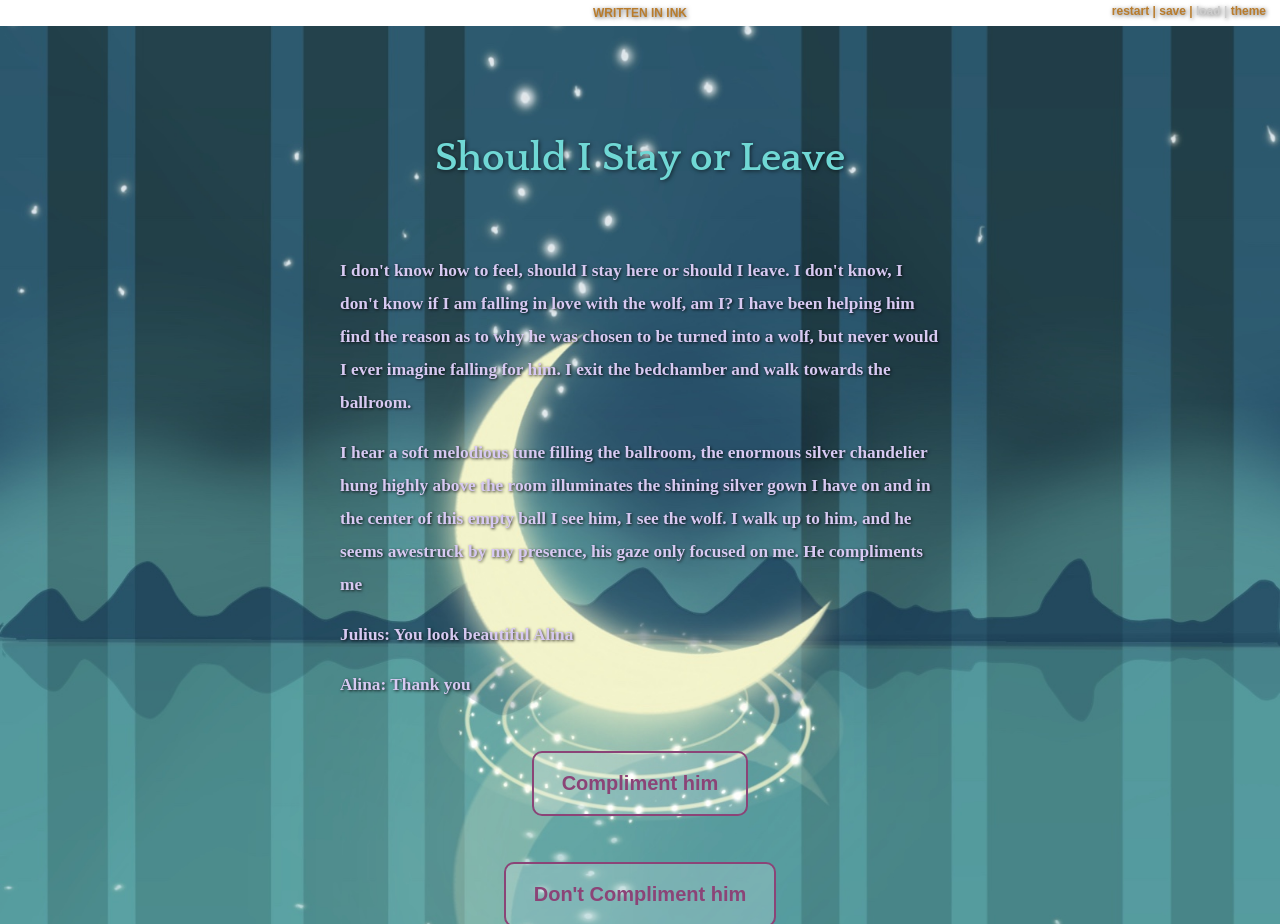
<file: Should I Stay or Leave/index.html>
﻿<!doctype html>
<html lang="en">
<head>
    <meta charset="utf-8">

    <title>Should I Stay or Leave</title>

    <meta name="viewport" content="width=device-width, initial-scale=1.0">

    <link rel="stylesheet" href="style.css">

</head>

<body>

    <div class="outerContainer">
        <h3 class="written-in-ink"><a href="https://www.inklestudios.com/ink">WRITTEN IN INK</a></h3>

        <div id="controls" class="buttons">
          <a id="rewind" title="Restart story from beginning">restart</a>
          <a id="save" title="Save progress">save</a>
          <a id="reload" title="Reload from save point">load</a>
          <a id="theme-switch" title="Switch theme">theme</a>
        </div>

        <div id="story" class="container">
            <div class="header">
                <h1>Should I Stay or Leave</h1>
                <h2 class="byline"></h2>
            </div>
        </div>
    </div>

    <script src="ink.js"></script>
    <script src="Should I Stay or Leave.js"></script>
    <script src="main.js"></script>
</body>
</html>
</file>
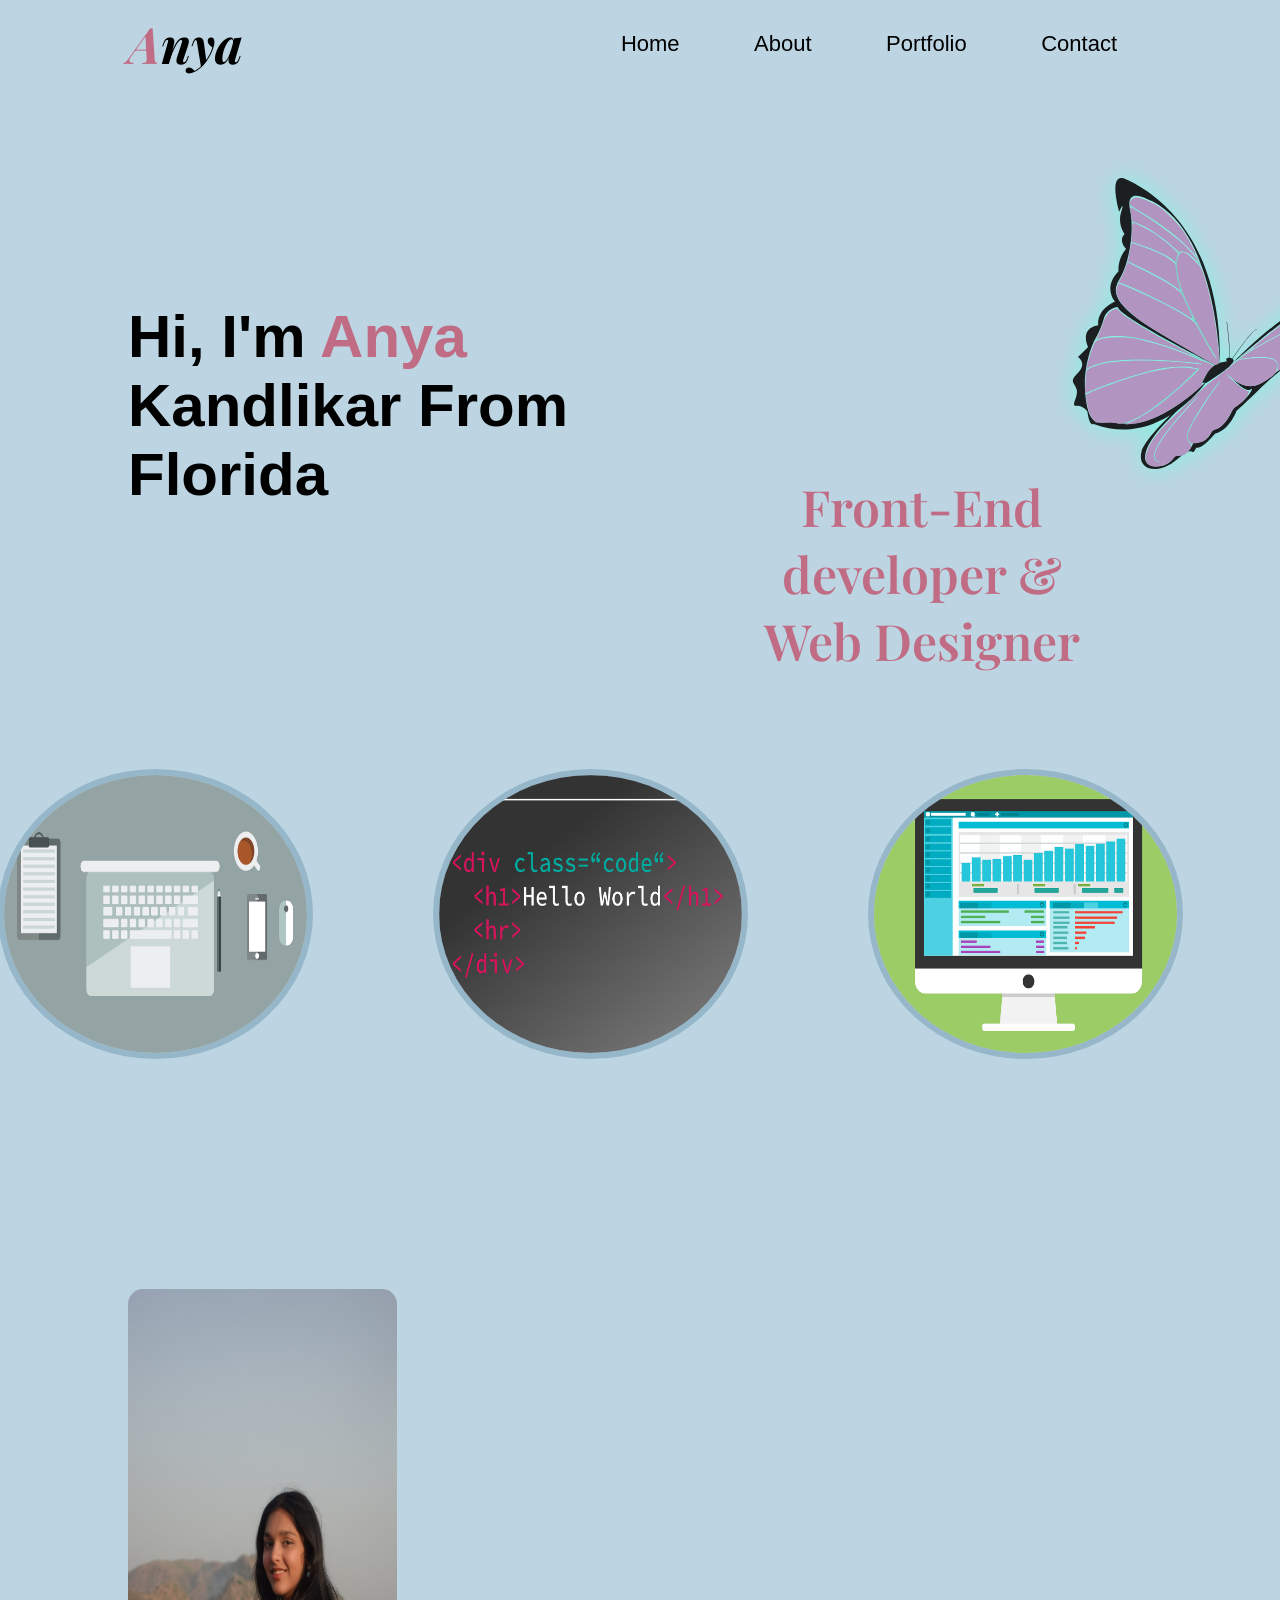
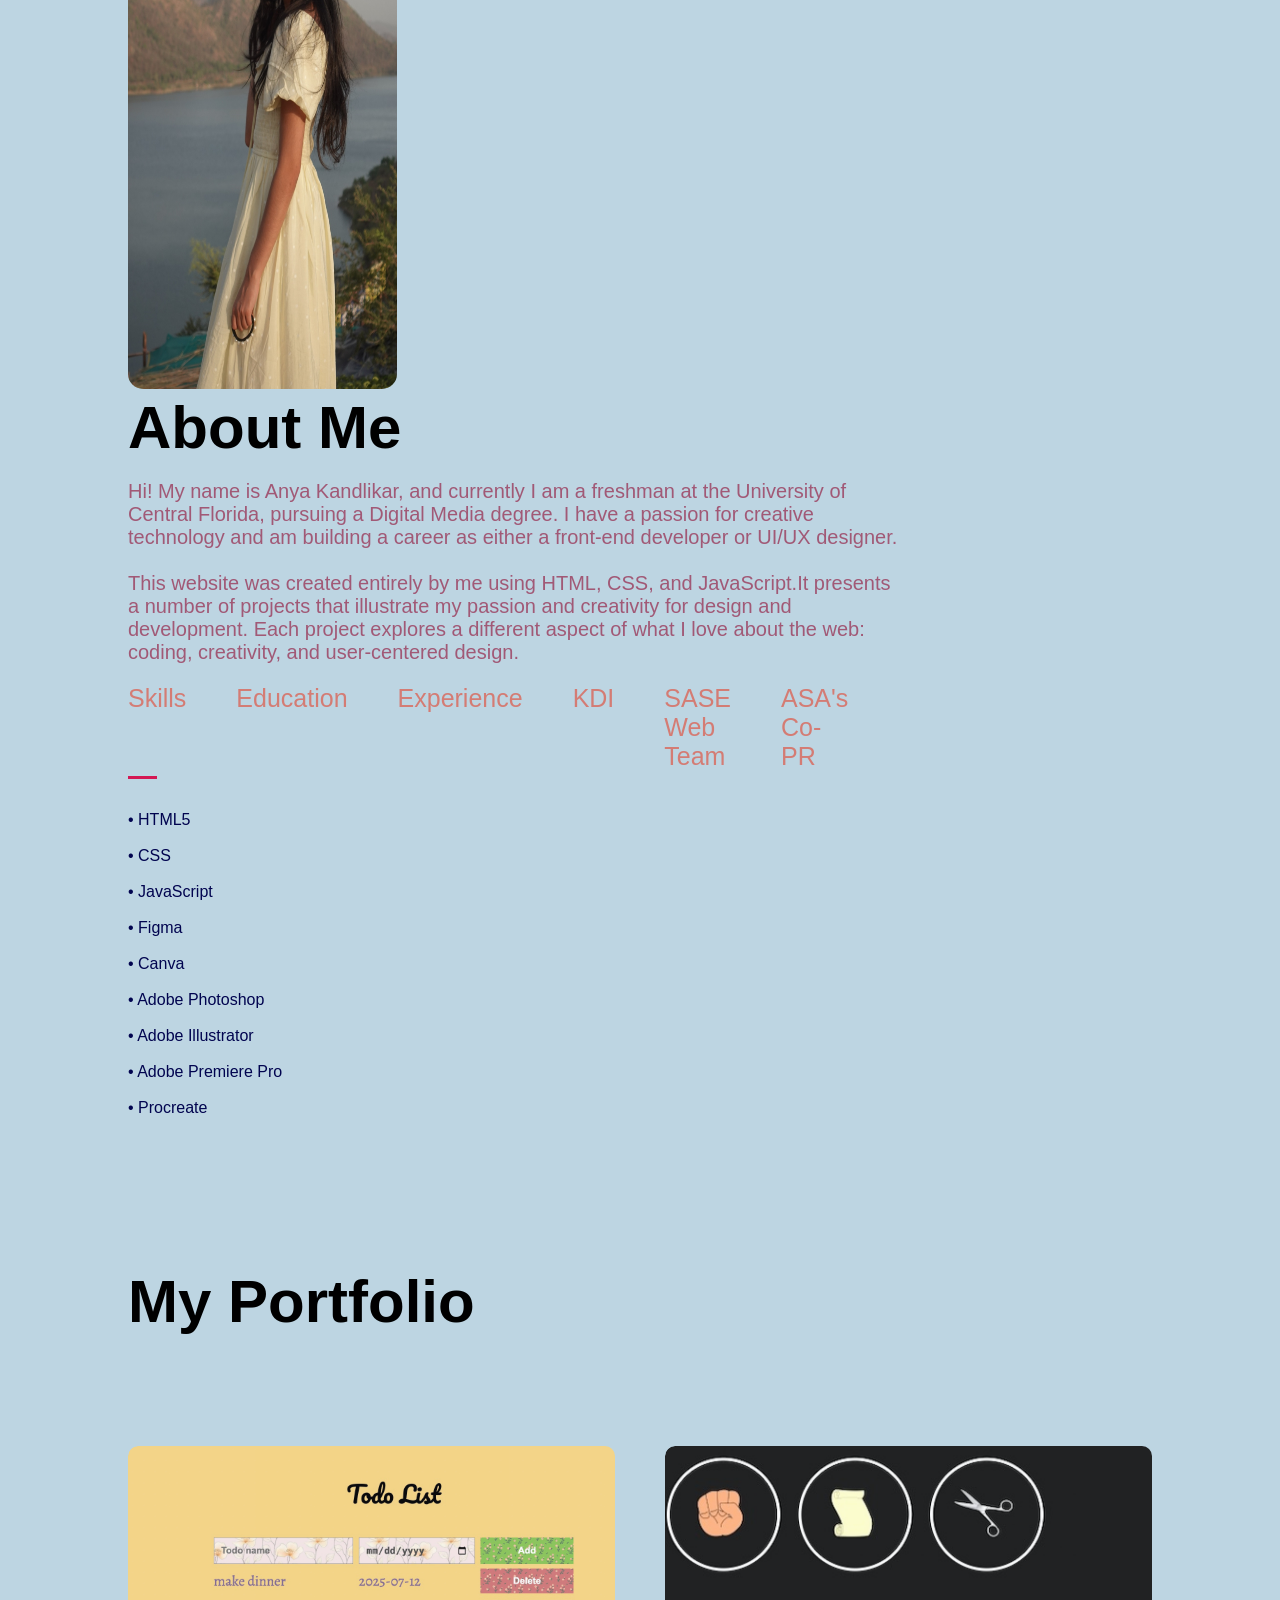
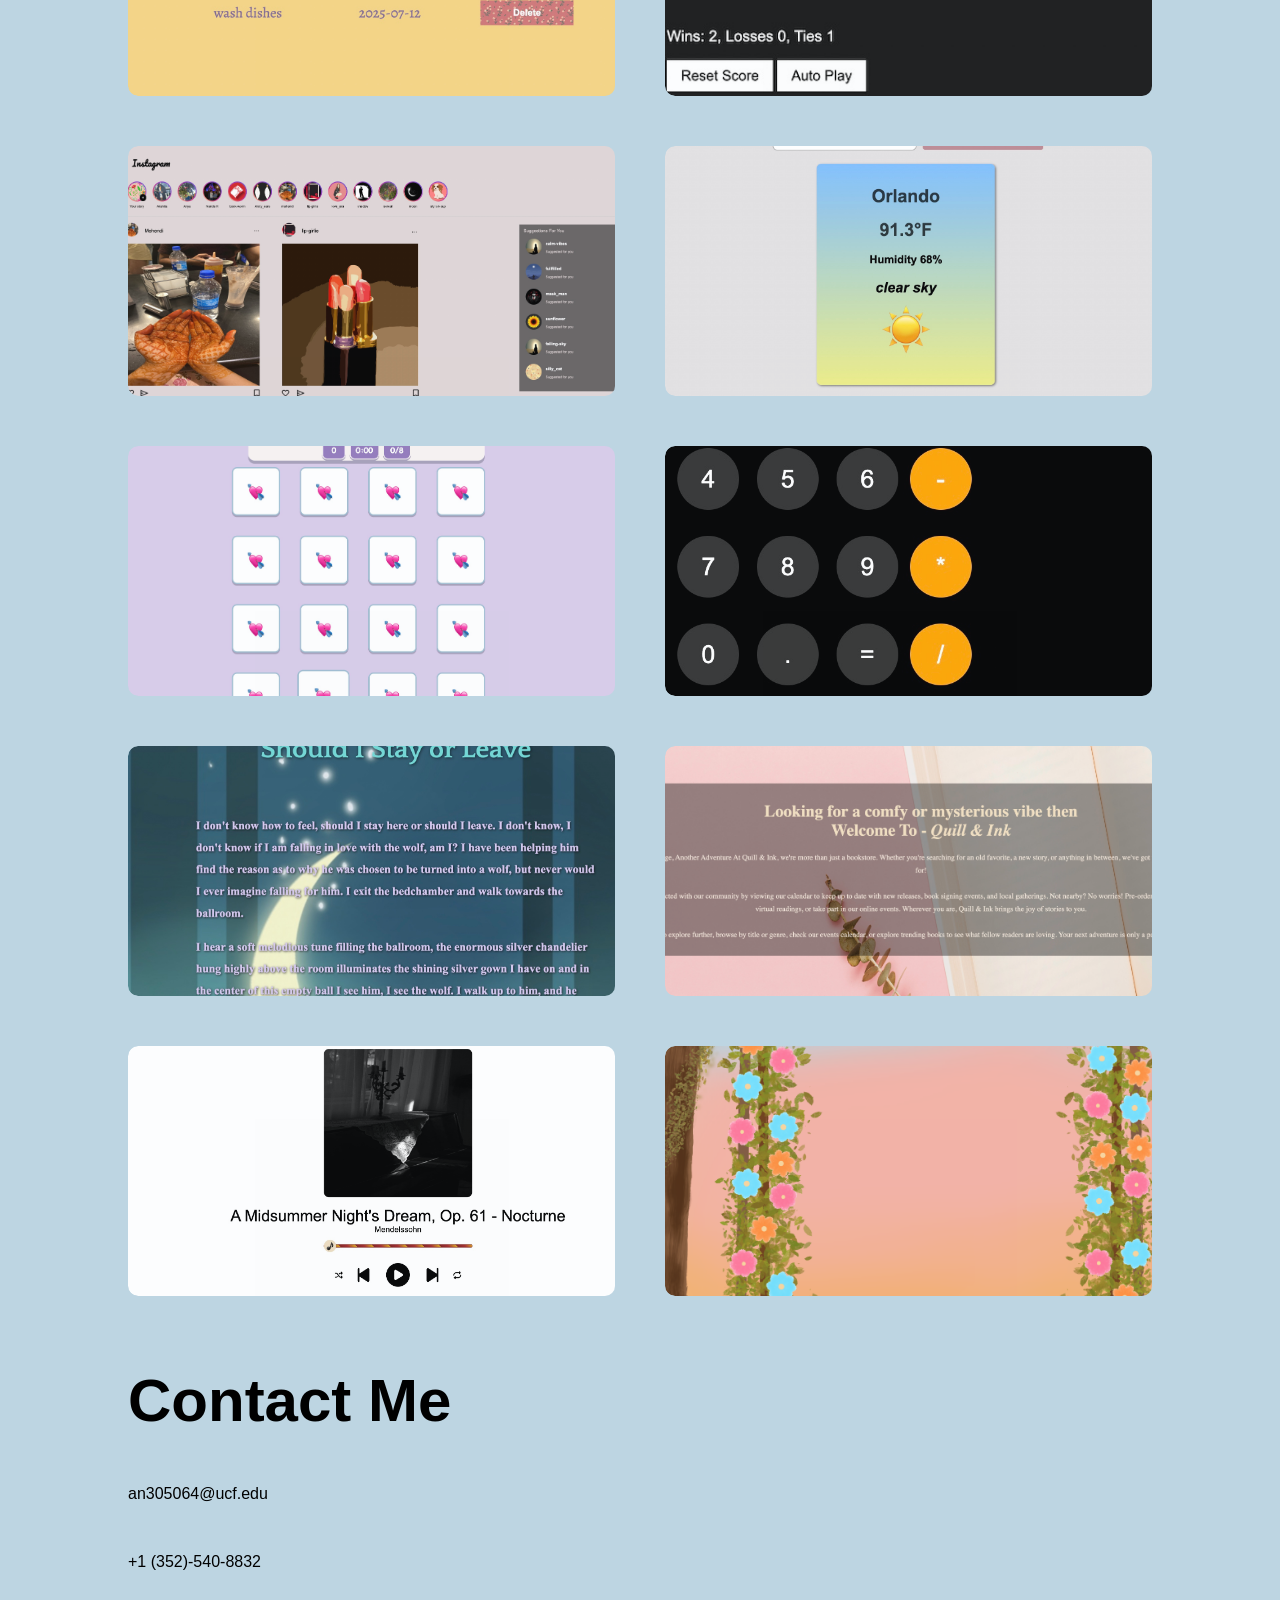
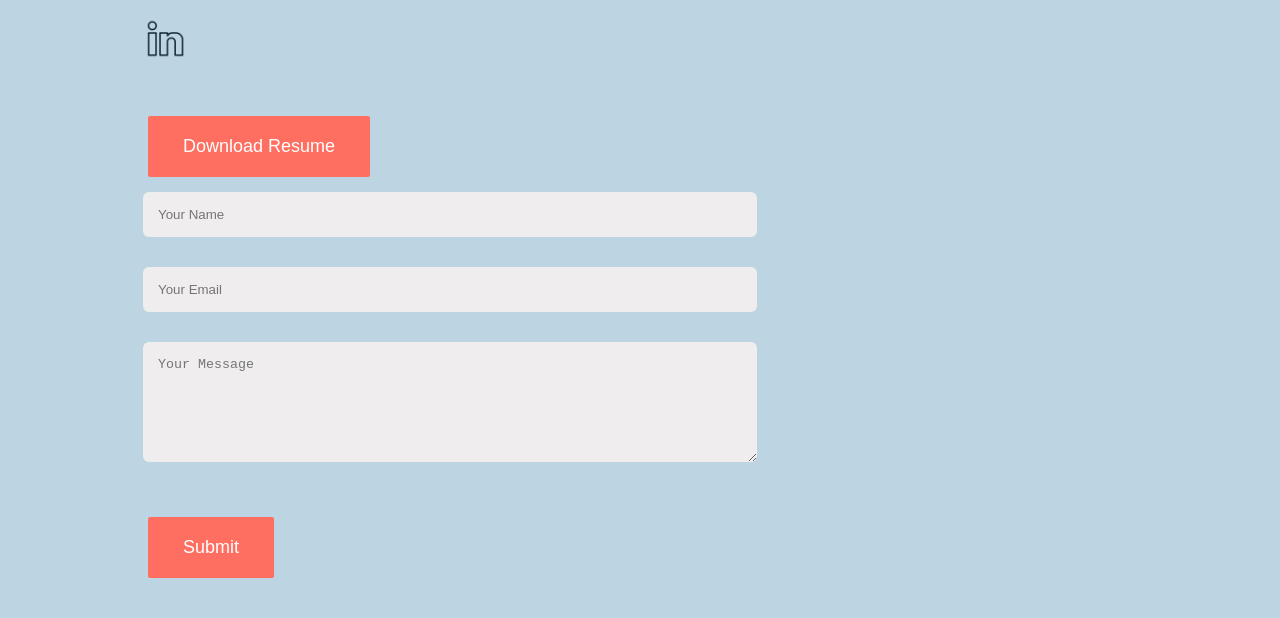
<file: website.html>
<!DOCTYPE html>
<html>
  <head>
    <title>Website Portfolio</title>
    <link rel="stylesheet" href="styles/website.css">
    <link rel="preconnect" href="https://fonts.googleapis.com">
    <link rel="preconnect" href="https://fonts.gstatic.com" crossorigin>
    <link href="https://fonts.googleapis.com/css2?family=Alegreya:ital,wght@0,400..900;1,400..900&family=Playfair+Display:ital,wght@0,400..900;1,400..900&display=swap" rel="stylesheet">
    <meta charset="UTF-8">
    <meta name="viewport" content="width=device-width, initial-scale=1.0">
  </head>
  
  <body>
    <div id="header">
      <div class="container">
        <nav>
          <p class="anya"><span class="anya-span">A</span>nya</p>
          <ul>
            <img class="close" src="images/close.png">
            <li><a href="#header">Home </a></li>
            <li><a href="#about">About </a></li>
            <li><a href="#portfolio">Portfolio </a></li>
            <li><a href="#contact">Contact </a></li>
          </ul>
          <img class="menu" src="images/menu.png">
        </nav>
        <div class="header-row">
          <div class="header-text">
            <h1>Hi, I'm <span>Anya</span> <br> Kandlikar From Florida</h1>
          </div>  
          <div class="animation">
            <img class="butterfly" src="images/papillon_violet.svg">
            <h2 class="job">Front-End developer & <br>
              Web Designer
            </h2>
          </div>
          <h2 class="job-media">Front-End developer & <br>Web Designer 
          </h2>
        </div>
         <!--  There is hover effect placed on the 3 images  -->
        <div class="phones">
          <div class="p-img">
            <div class="img-box">
              <img src="images/design.png">
              <p class="pop">Start</p>
            </div>
            <div class="img-box">
              <img src="images/html.png">
              <p class="pop">Design</p>
            </div>
            <div class="img-box">
              <img src="images/site.png">
              <p class="pop">Create</p>
            </div>
          </div>        
        </div>
      </div>
    </div>

    <!--  ABOUT  -->
    <div id="about">
      <div class="container">
        <div class="row">
          <div class="about-col-1">
            <img src="images/anya_pic.JPG">
          </div>
          <div class="about-col-2">
            <h1 class="sub-title">About Me</h1>
            <br>
            <p class="desc">Hi! My name is Anya Kandlikar, and currently I am a freshman at the University of Central Florida, pursuing a Digital Media degree. I have a passion for creative technology and am building a career as either a front-end developer or UI/UX designer.
            <br> <br>
            This website was created entirely by me using HTML, CSS, and JavaScript.It presents a number of projects that illustrate my passion and creativity for design and development. Each project explores a different aspect of what I love about the web: coding, creativity, and user-centered design.</p>

            <div class="tab-titles">
              <p class="tab-links active-link" onclick="
                openTab('skills')
                ">Skills</p>
              <p class="tab-links" onclick="
                openTab('education')
              ">Education</p>
              <p class="tab-links" onclick="
                openTab('experience')
              ">Experience</p>
              <p class="tab-links" onclick="
              openTab('kdi')
              ">KDI</p>
              <p class="tab-links" onclick="
              openTab('sase')
              ">SASE Web Team</p>
              <p class="tab-links" onclick="
              openTab('asa')
              ">ASA's Co-PR</p>
            </div>
            <div class="tab-contents active-tab" id="skills">
              <ul>
                • HTML5
                <br> <br>
                • CSS
                <br> <br>
                • JavaScript
                <br> <br>
                • Figma
                <br> <br>
                • Canva
                <br> <br>
                • Adobe Photoshop
                <br> <br>
                • Adobe Illustrator
                <br> <br>
                • Adobe Premiere Pro
                <br> <br>
                • Procreate
              </ul>
            </div>

            <div class="tab-contents" id="education">
              <ul>
                <li><span>2012 - 2021</span><br><br>Hyderabad Public School</li>
                <br>
                <li><span>2021 - 2023</span><br><br>Fort Walton Beach High School</li>
                <br>
                <li><span>2023 - 2024</span><br><br>Timber Creek High School</li>
                <br>
                <li><span>2025 - current</span><br><br>University of Central Florida</li>
              </ul>
            </div>

            <div class="tab-contents" id="experience">
              <ul>
                <li><span>Web & Digital Media Intern 
                (Academic Credit Internship)
                  <br> <br>
                  JBIER | Spring 2026 – Summer 2026</span>
                <br><br>
                • Contributed in troubleshooting Instagram Shop issues, helped restore product visibility and checkout functionality.
                <br> <br>
                • Conducted research on FAQ and review structures to improve JBIER's site user navigation.
                <br> <br>
                • Organized and categorized 38 alumni testimonials to maintain accurate clarification.
                <br> <br>
                • Edited and designed product images in Canva and refined them for digital use.  
                <br> <br>
                • Review product photo assets and made note of missing content.
                </li>
              </ul>
            </div>

            <div class="tab-contents" id="kdi">
              <ul>
                <li><span>Knigths Design Interactive Mid-fidelity Lead
                  <br> <br>
                  KDI UCF| Fall 2026 – Present</span>
                <br><br>
                • Create mid-fidelity wireframes and page layouts using Figma.
                <br> <br>
                • Organize content and establish a clear visual hierarchy.
                <br> <br>
                • Communicate layout decisions and design ideas to the team.
                <br> <br>
                • Collaborate with teammates to refine designs based on feedback.  
                <br> <br>
                </li>
              </ul>
            </div>

            <div class="tab-contents" id="sase">
              <ul>
                <li><span>UI/UX Designer — Web Development Team
                  <br> <br>
                  Society of Asian Scientists and Engineers (SASE)| Fall 2026 – Present</span>
                <br><br>
                • Redesign the events page in Figma to improve its layout and content organization.
                <br> <br>
                • Design a new gallery system to showcase event photos.
                <br> <br>
                • Communicate design concepts and proposed interactions to the web development team.
                <br> <br>
                • Prepare designs for future implementation as part of an ongoing redesign.
                <br> <br>
                </li>
              </ul>
            </div>

            <div class="tab-contents" id="asa">
              <ul>
                <li><span>Co-PR Director
                  <br> <br>
                  Asian Student Association UCF | Fall 2026–Present</span>
                <br><br>
                • Redesign Instagram Highlights to align with the themes of major ASA events.                .
                <br> <br>
                • Edited Instagram Reels to promote events and showcase club activities.
                <br> <br>
                • Write social media captions to engage members and communicate event details.
                <br> <br>
                • Schedule posts to ensure timely event promotion and consistent communication.
                <br> <br>
                • Outreached to other UCF clubs to support event promotion and collaboration
                <br> <br>
                </li>
              </ul>
            </div>
          </div>
        </div>
      </div>
    </div>

    <!--  Portfolio  -->
    <div id="portfolio">
      <div class="container">
        <h1 class="sub-title">My Portfolio</h1>
         <div class="work-list">
          <div class="work">
            <img src="images/to-do.jpg">
            <div class="layered">
              <h3>To-Do List</h3>
              <p>An interactive to-do list that helps you create an effective schedule for day-to-day life. The to-do list is created by using HTML, CSS and JS</p>
              <a href="todo-list/to-do-list-advanced.html" target="_blank" class="view">Click - View Project</a>
            </div>
          </div>
          
          <div class="work">
            <img src="images/r:p:s-game.jpg">
            <div class="layered">
              <h3>Rock Paper Scissor Game</h3>
              <p>An interactive Rock Paper Scissor Game that allows you to have a friendly match with a computer. The game is created by using HTML, CSS and JS</p>
              <a href="rock-paper-scissors/rock-papaer-scissors-advanced.html" target="_blank" class="view">Click - View Project</a>
            </div>
          </div>

          <div class="work">
            <img src="images/insta.jpg">
            <div class="layered">
              <h3>Instagram</h3>
              <p>An interactive instagram page that allows freinds to view stories and users can use the 'esc' key to escape. This was created by using HTML, CSS and JS</p>
              <a href="insta/insta.html" target="_blank" class="view">Click - View Project</a>
            </div>
          </div>
          
          <div class="work">
            <img src="images/weather.jpg">
            <div class="layered">
              <h3>Weather App</h3>
              <p>An interactive weather app that allows you to check any cities current weather situation. The weather app is created by using HTML, CSS and JS</p>
              <a href="weather/weather.html" target="_blank" class="view">Click - View Project</a>
            </div>
          </div>
          
          <div class="work">
            <img src="images/memory.jpg">
            <div class="layered">
              <h3>Memory Game</h3>
              <p>A simple memory game that let's the user remember and match cards in order to win. This project is created by using HTML, CSS and JS</p>
              <a href="memory-game/memory.html" target="_blank" class="view">Click - View Project</a>
            </div>
          </div>

          <div class="work">
            <img src="images/calc.jpg">
            <div class="layered">
              <h3>Calculator</h3>
              <p>An interactive calculator that allows you to do basic addition, subtraction, division and multiplication. The calculator is created by using HTML, CSS and JS</p>
              <a href="calculator/calculator.html" target="_blank" class="view">Click - View Project</a>
            </div>
          </div>

          <div class="work">
            <img src="images/inky.jpg">
            <div class="layered">
              <h3>Ink Game</h3>
              <p>An ink game allows the user play a simple fantasy choice game. This game was created in a software called ink and was styled with HTML and CSS</p>
              <a href="Should I Stay or Leave/index.html" target="_blank" class="view">Click - View Project</a>
            </div>
          </div>
          
          <div class="work">
            <img src="images/book.jpg">
            <div class="layered">
              <h3>Book Store Website</h3>
              <p>An interactive bookstore website where users can search and add books to cart. This a semi- -intersctive book store site is created by using HTML, CSS, and JS</p>
              <a href="booksite-interactive/home.html" target="_blank" class="view"> Click - View Project</a>
            </div>
          </div>

          <div class="work">
            <img src="images/music-player.jpg">
            <div class="layered">
              <h3>Music Player</h3>
              <p>An interactive music player where users listen to music and switch between songs. This projects was created by using HTML, CSS, and JS</p>
              <a href="music-player/music.html" target="_blank" class="view"> Click - View Project</a>
            </div>
          </div>

          <div class="work">
            <img src="Artwork/art.png">
            <div class="layered">
              <h3>Colorful Nature</h3>
              <p>A beautiful color-nature poster, created by using procreate.</p>
              <a href="Artwork/art.png" target="_blank" class="view"> Click - View Project</a>
            </div>
          </div>
        </div>
      </div>
    </div>

    <!--  Contact  -->
      <div id="contact">
        <div class="container">
          <div class="row">
            <div class="contact-left">
              <h1 class="sub-title">Contact Me</h1>
              <p>an305064@ucf.edu</p>
              <p>+1 (352)-540-8832 </p>
              <div class="in-li-icon">
                <a href="https://www.linkedin.com/in/anya-kandlikar-a7b86b321/" target="_blank" rel="noopener noreferrer">
                  <img class="linkdin" src="images/linkedin.png">
                </a>
              </div>
              <a href="images/Resume_Anya_Kandlikar.pdf" download class="btn btn2" target="_blank">Download Resume</a>
            </div>
          
            <div class="contact-right">
              <form name="submit-to-google-sheet">
                <input type="text" class="input" name="Name" placeholder="Your Name" required>
                
                <input type="text" class="input" name="Email" placeholder="Your Email" required>

                <textarea name="Message" rows="6" placeholder="Your Message"></textarea>

                <button type="submit" class="btn btn2">
                  Submit
                </button>
              </form>
              <span id="msg"></span>
            </div>
          </div>
        </div>
      </div>
    
    <script src="scripts/website.js"></script>
  </body>
</html>
</file>
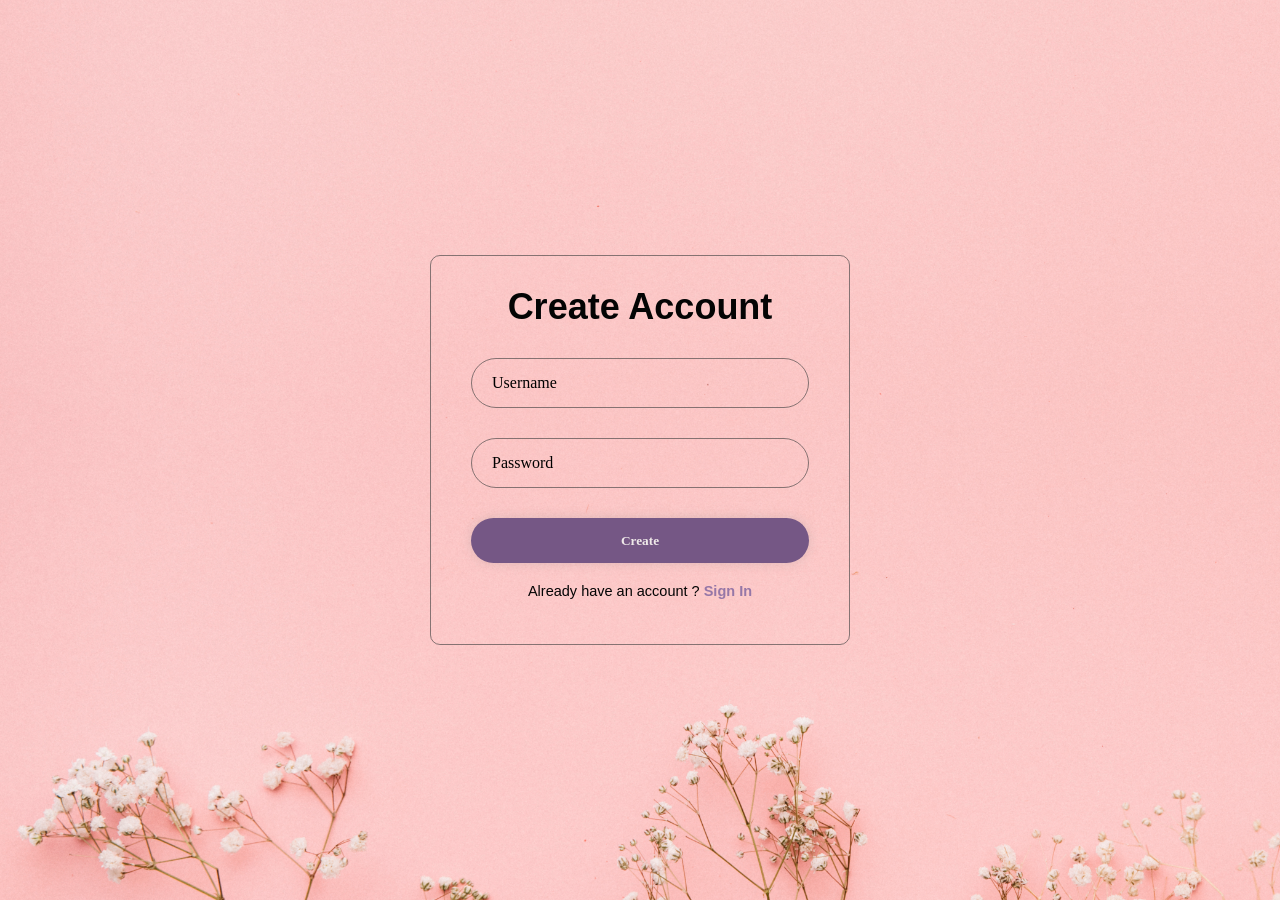
<file: booksite-interactive/create-account.html>
<!DOCTYPE html>
<html>
  <head>
    <title> Quill & Ink</title>
    <meta name="viewport" content="width=device-width, initial-scale=1">
    <link rel="stylesheet" href="style/quill.css">
    <link rel="stylesheet" href="style/quill-header.css">
    <link rel="stylesheet" href="style/quill-general.css">
    <link rel="stylesheet" href="style/account.css">
  </head>
  <body>
    <div class="account-wrap">
      <form action="trending.html">
        <h1>Create Account</h1>
        <div class="account-input-box">
          <input type="text" placeholder="Username" required>
        </div>
        <div class="account-input-box">
          <input type="password" placeholder="Password" required>
        </div>

        <button type="submit" class="account-btn">Create</button>

        <div class="sign-in-link">
          <p>Already have an account ? <a href="trending.html ">Sign In</a> </p>
        </div>
      </form>
    </div>
  </body>
</file>
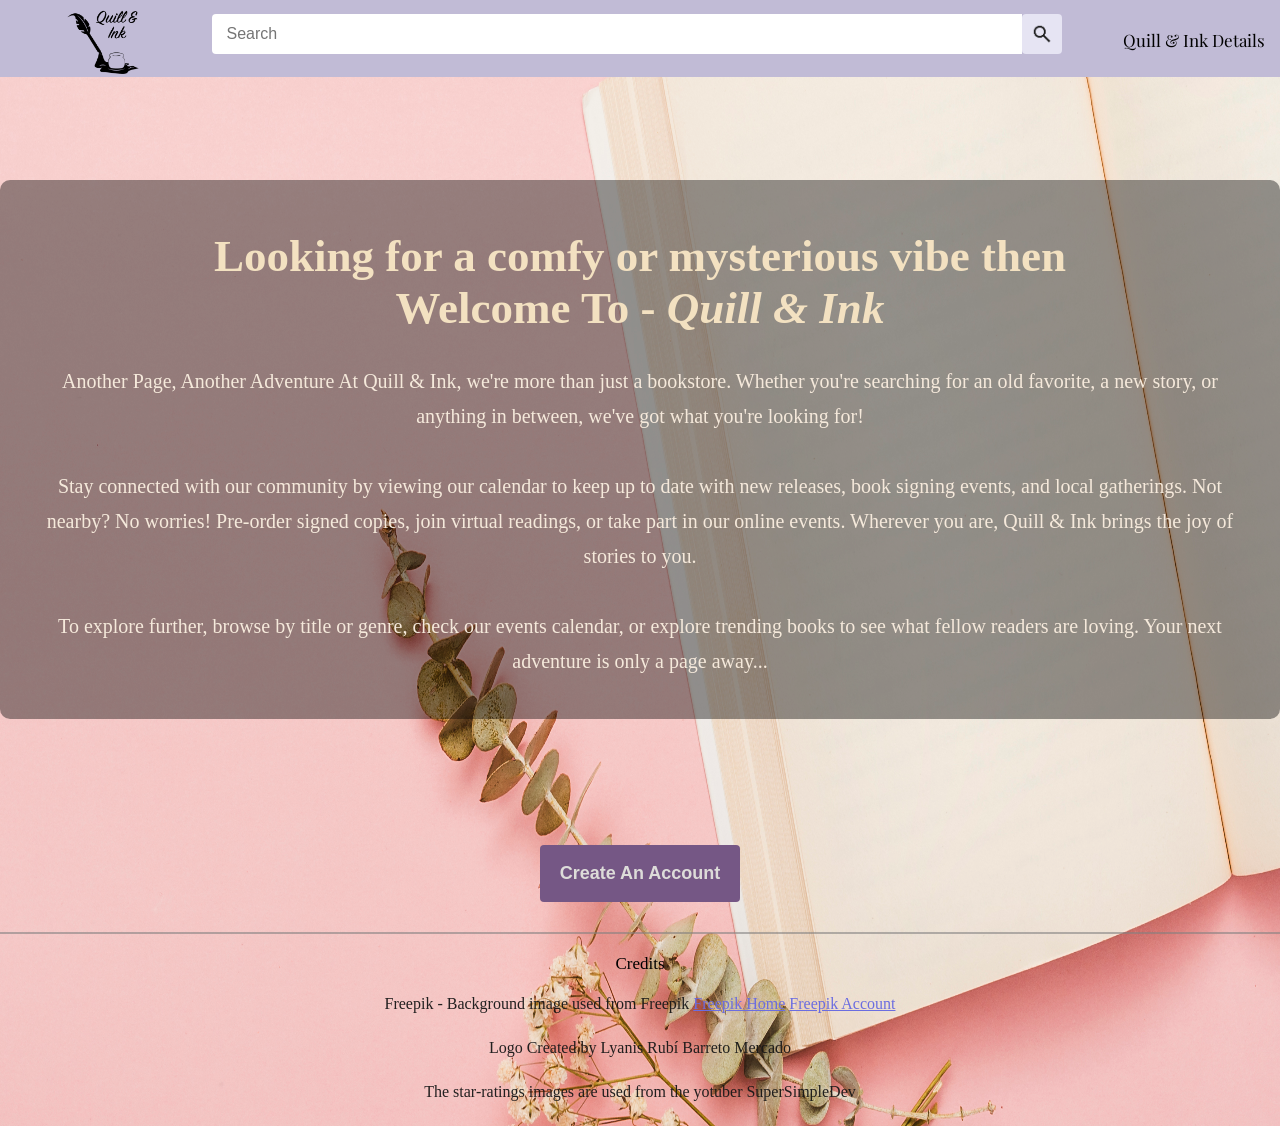
<file: booksite-interactive/home.html>
<!DOCTYPE html>
<html>
  <head>
    <title>Quill & Ink home</title>
    <link rel="stylesheet" href="style/home-header.css">
    <link rel="stylesheet" href="style/home.css">
    <link rel="stylesheet" href="style/quill-header.css">
    <link rel="preconnect" href="https://fonts.googleapis.com">
    <link rel="preconnect" href="https://fonts.gstatic.com" crossorigin>
    <link href="https://fonts.googleapis.com/css2?family=Alegreya:ital,wght@0,400..900;1,400..900&family=Playfair+Display:ital,wght@0,400..900;1,400..900&display=swap" rel="stylesheet">
    <link rel="preconnect" href="https://fonts.googleapis.com">
    <link rel="preconnect" href="https://fonts.gstatic.com" crossorigin>
    <link href="https://fonts.googleapis.com/css2?family=Lora:ital,wght@0,400..700;1,400..700&display=swap" rel="stylesheet">
    <link rel="preconnect" href="https://fonts.googleapis.com">
    <link rel="preconnect" href="https://fonts.gstatic.com" crossorigin>
    <link href="https://fonts.googleapis.com/css2?family=Merriweather:ital,opsz,wght@0,18..144,300..900;1,18..144,300..900&display=swap" rel="stylesheet">
  </head>
  <body>
    <div class="quill-home-header">
      <div class="quill-home-left-section">
        <a href="./home.html" class="header-link">
          <img class="quill-home-logo"
          src="img/quill-logo.png">
        </a>
      </div>

      <div class="quill-home-middle-section">
        <input class="search-bar js-search-bar" type="text" placeholder="Search">

        <button class="search-home-button js-search-bt">
          <img class="search-home-icon" src="img/search.png">
        </button>
      </div>

      <div class="quill-home-right-section">
        <a class="quill-and-ink-detals" href="more-details.html">
          <span class="deets">Quill & Ink Details</span>
        </a>
      </div>
    </div>

    <div class="img"></div>
    <div class="head">
      <h1> Looking for a comfy or mysterious vibe then 
        <br> 
         Welcome To  - 
      <i>Quill & Ink</i> </h1>
      <p>Another Page, Another Adventure
        At Quill & Ink, we're more than just a bookstore. Whether you're searching for an old favorite, a new story, or anything in between, we've got what you're looking for!
        <br> <br>
        Stay connected with our community by viewing our calendar to keep up to date with new releases, book signing events, and local gatherings. Not nearby? No worries! Pre-order signed copies, join virtual readings, or take part in our online events. Wherever you are, Quill & Ink brings the joy of stories to you.
        <br> <br>
        To explore further, browse by title or genre, check our events calendar, or explore trending books to see what fellow readers are loving. Your next adventure is only a page away...</p>
    </div>
    
    <br>
    <div class="three-buttons">
      <div class="button-container">
        <a href="create-account.html">
          <button class="account"> Create An Account</button>
        </a>
      </div>
    </div>
    <hr>
    <div class="credits-page">
      <div class="title">Credits</div>
      <p class="supersimpledev">
        Freepik - Background image used from Freepik
        <a href="https://www.freepik.com/free-photo/top-view-open-book_4883201.htm#fromView=search&page=1&position=13&uuid=51eca050-9f46-4598-a754-56b4cff7cb27&query=pink+book+background+image">Freepik Home</a>
        <a href="https://www.freepik.com/free-photo/background-with-botanical-elements-bottom_1465255.htm#fromView=search&page=2&position=40&uuid=93015035-b7c0-4319-9dec-4d975b356834&query=pink+wallpaper">Freepik Account</a>
        <br>
        <p class="supersimpledev">Logo Created by Lyanis Rubí Barreto Mercado</p>

        <p class="supersimpledev">The star-ratings images are used from the yotuber SuperSimpleDev</p>
      </p>
    </div>
  </body>
</html>
</file>
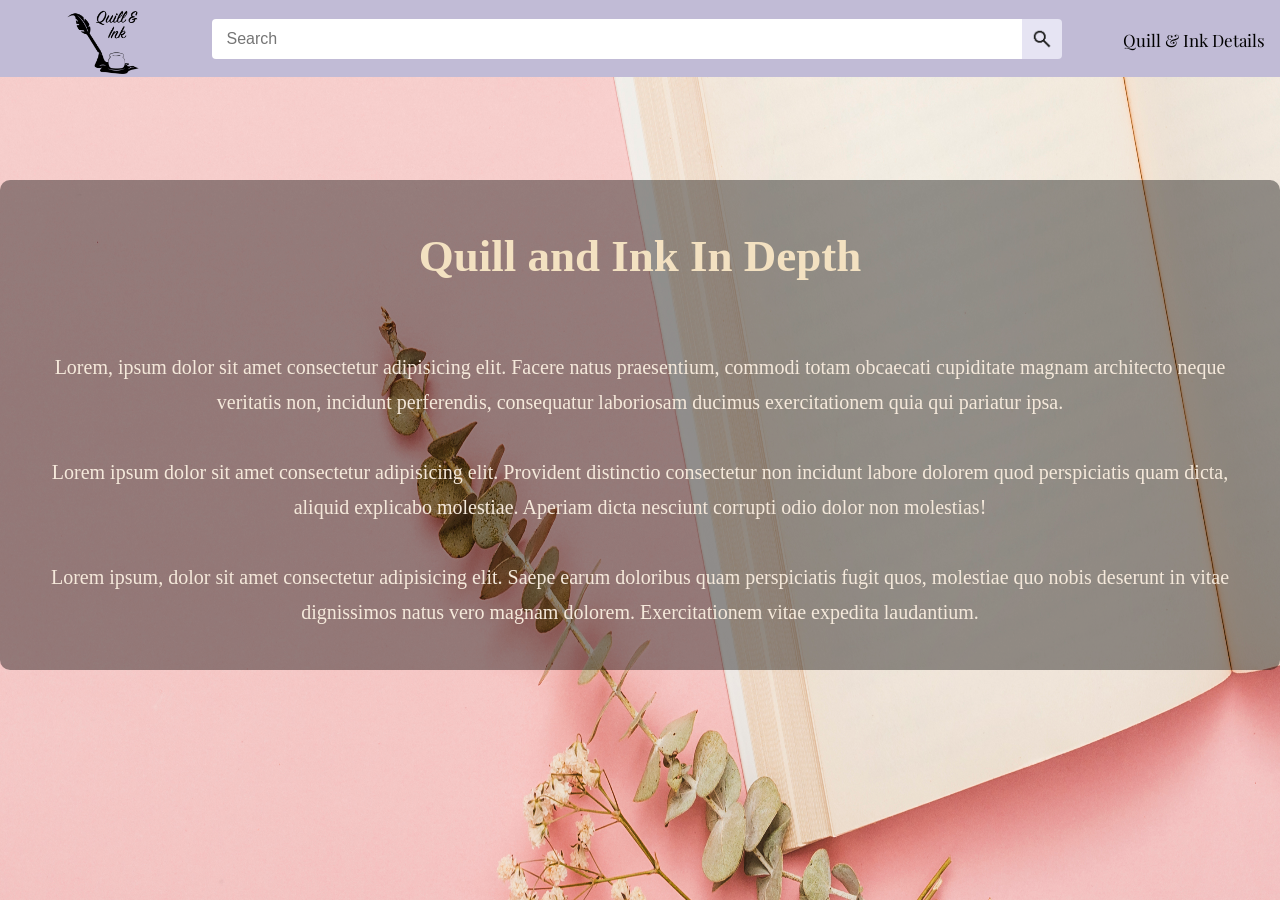
<file: booksite-interactive/more-details.html>
<!DOCTYPE html>
<html>
  <head>
    <title> Quill & Ink details</title>
    <meta name="viewport" content="width=device-width, initial-scale=1">
    <link rel="stylesheet" href="style/home-header.css">
    <link rel="stylesheet" href="style/details.css">
    <link rel="preconnect" href="https://fonts.googleapis.com">
    <link rel="preconnect" href="https://fonts.gstatic.com" crossorigin>
    <link href="https://fonts.googleapis.com/css2?family=Alegreya:ital,wght@0,400..900;1,400..900&family=Playfair+Display:ital,wght@0,400..900;1,400..900&display=swap" rel="stylesheet">
    <link rel="preconnect" href="https://fonts.googleapis.com">
    <link rel="preconnect" href="https://fonts.gstatic.com" crossorigin>
    <link href="https://fonts.googleapis.com/css2?family=Lora:ital,wght@0,400..700;1,400..700&display=swap" rel="stylesheet">
    <link rel="preconnect" href="https://fonts.googleapis.com">
    <link rel="preconnect" href="https://fonts.gstatic.com" crossorigin>
    <link href="https://fonts.googleapis.com/css2?family=Merriweather:ital,opsz,wght@0,18..144,300..900;1,18..144,300..900&display=swap" rel="stylesheet">
  </head>
  <body>
    <div class="quill-details-header">
      <div class="quill-details-left-section">
        <a href="./home.html" class="header-link">
          <img class="quill-details-logo"
          src="img/quill-logo.png">
        </a>
      </div>

      <div class="quill-details-middle-section">
        <input class="search-bar js-search-bar" type="text" placeholder="Search">

        <button class="search-home-button js-search-bt">
          <img class="search-details-icon" src="img/search.png">
        </button>
      </div>

      <div class="quill-details-right-section">
        <a class="quill-and-ink-details" href="more-details.html">
          <div class="deets">Quill & Ink Details</div>
        </a>
      </div>
    </div>
    
     <div class="img"></div>
    <div class="head">
      <h1> Quill and Ink In Depth </h1>
      <br>
      <p>Lorem, ipsum dolor sit amet consectetur adipisicing elit. Facere natus praesentium, commodi totam obcaecati cupiditate magnam architecto neque veritatis non, incidunt perferendis, consequatur laboriosam ducimus exercitationem quia qui pariatur ipsa.
        <br> <br>
        Lorem ipsum dolor sit amet consectetur adipisicing elit. Provident distinctio consectetur non incidunt labore dolorem quod perspiciatis quam dicta, aliquid explicabo molestiae. Aperiam dicta nesciunt corrupti odio dolor non molestias!       
        <br> <br>
        Lorem ipsum, dolor sit amet consectetur adipisicing elit. Saepe earum doloribus quam perspiciatis fugit quos, molestiae quo nobis deserunt in vitae dignissimos natus vero magnam dolorem. Exercitationem vitae expedita laudantium.</div>
  </body>
</html>
</file>
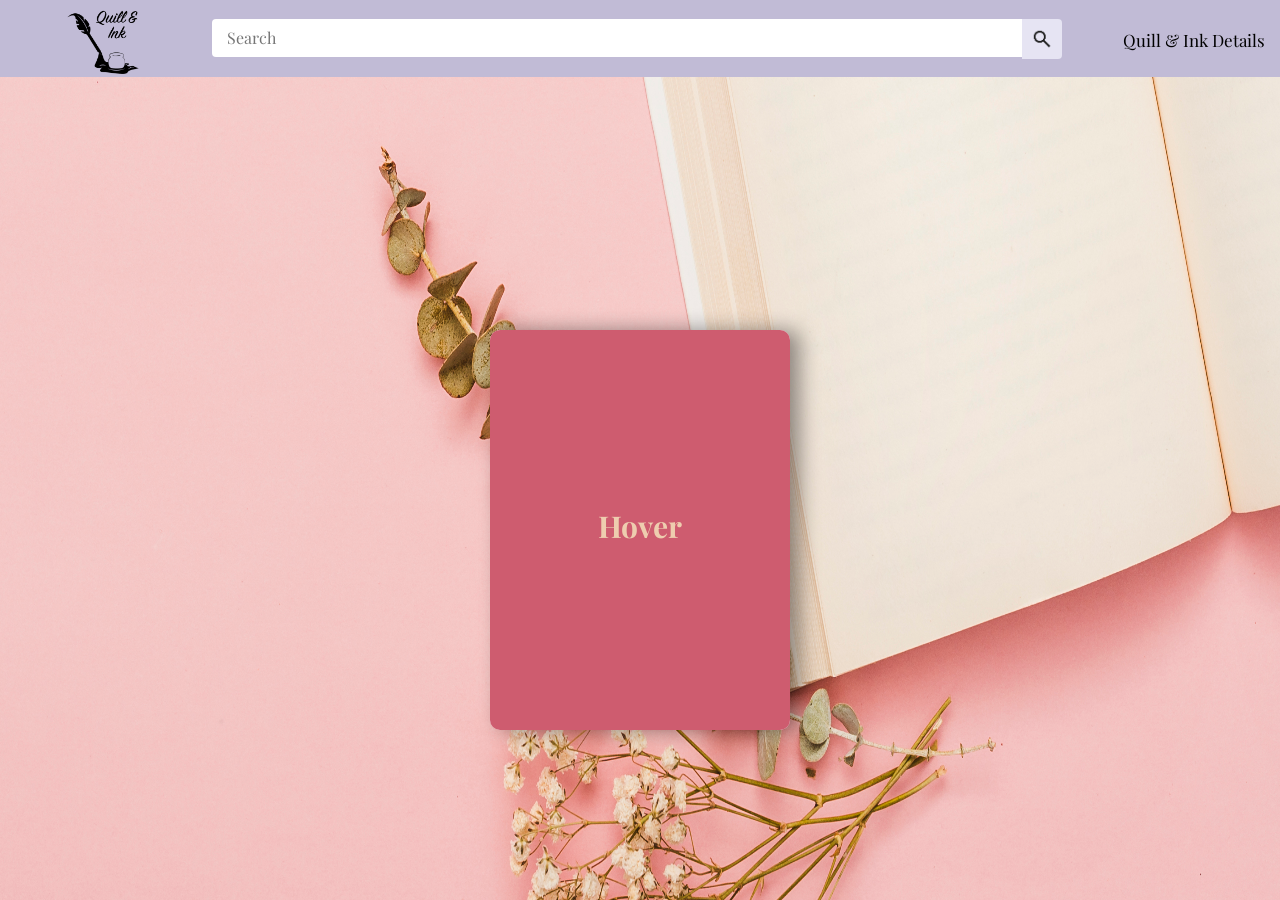
<file: booksite-interactive/thankyou.html>
<!DOCTYPE html>
<html>
  <head>
    <title> Quill & Ink Thank you</title>
    <link rel="stylesheet" href="style/thank-header.css">
    <link rel="stylesheet" href="style/thank.css">
    <link rel="stylesheet" href="style/quill-header.css">
    <link rel="preconnect" href="https://fonts.googleapis.com">
    <link rel="preconnect" href="https://fonts.gstatic.com" crossorigin>
    <link href="https://fonts.googleapis.com/css2?family=Alegreya:ital,wght@0,400..900;1,400..900&family=Playfair+Display:ital,wght@0,400..900;1,400..900&display=swap" rel="stylesheet">
    <link rel="preconnect" href="https://fonts.googleapis.com">
    <link rel="preconnect" href="https://fonts.gstatic.com" crossorigin>
    <link href="https://fonts.googleapis.com/css2?family=Lora:ital,wght@0,400..700;1,400..700&display=swap" rel="stylesheet">
    <link rel="preconnect" href="https://fonts.googleapis.com">
    <link rel="preconnect" href="https://fonts.gstatic.com" crossorigin>
    <link href="https://fonts.googleapis.com/css2?family=Merriweather:ital,opsz,wght@0,18..144,300..900;1,18..144,300..900&display=swap" rel="stylesheet">
  </head>
  <body>
    <div class="quill-thank-header">
      <div class="quill-thank-left-section">
        <a href="./home.html" class="header-link">
          <img class="quill-thank-logo"
          src="img/quill-logo.png">
        </a>
      </div>

      <div class="quill-thank-middle-section">
        <input class="search-bar js-search-bar" type="text" placeholder="Search">

        <button class="search-thank-button js-search-bt">
          <img class="search-thank-icon" src="img/search.png">
        </button>
      </div>

      <div class="quill-thank-right-section">
        <a class="quill-and-ink-detals" href="more-details.html">
          <span class="deets">Quill & Ink Details</span>
        </a>
      </div>
    </div>
    <div class="open-book">
      <div class="thank-book">    
        <div class="hover">Hover</div>
      </div>
      <div class="thank-page">
        <h2>Thank you for shopping at</h2>
        <div class="quill-logo">
          <img src="img/quill-logo.png">
        </div>
      </div>
      <br> <br>
    </div>

    <script type="module" src="./script/book.js"></script>
   
  </body>
</html>
</file>
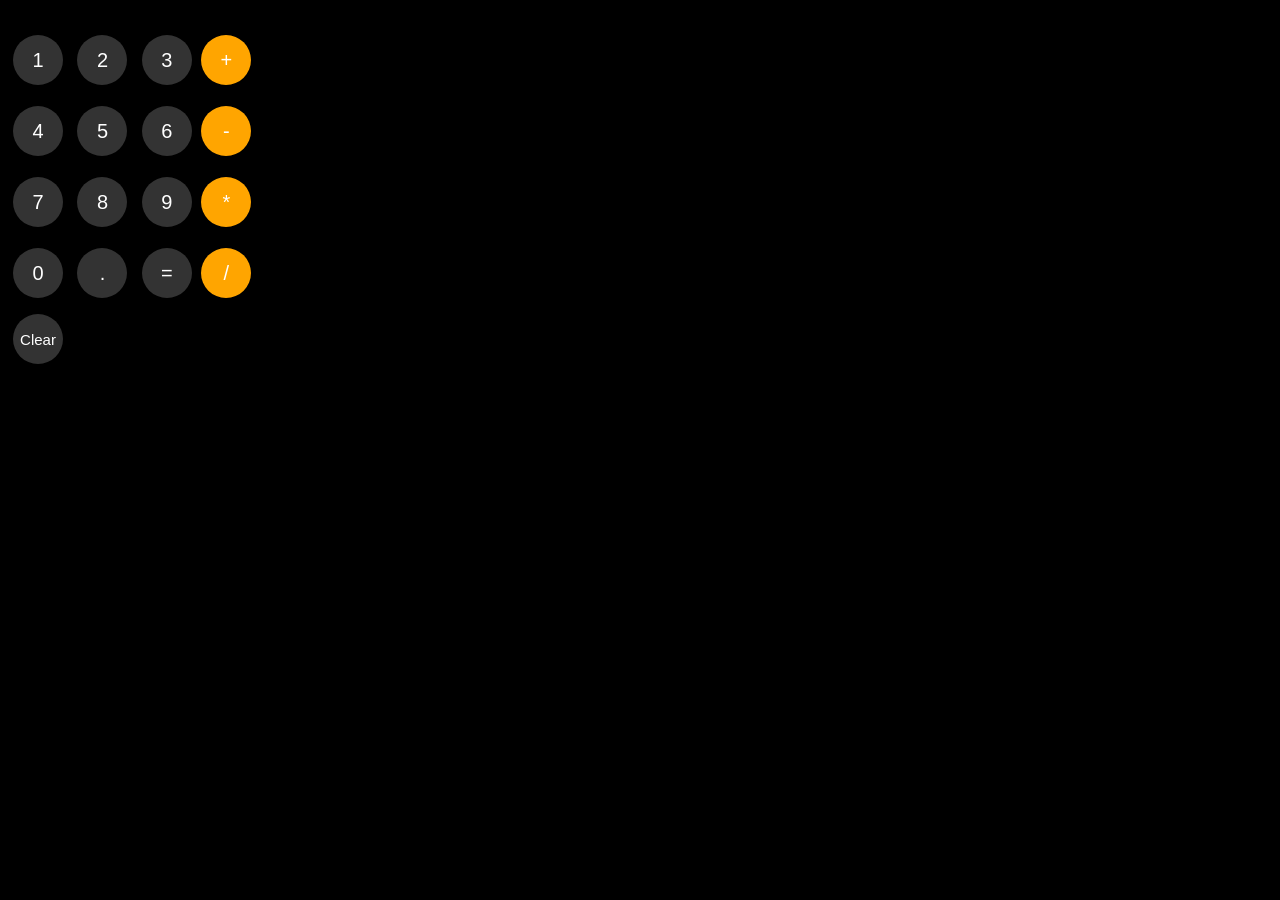
<file: calculator/calculator.html>
<!DOCTYPE html>
<html>
  <head>
    <title>Calculator</title>
    <link rel="stylesheet" href="styles/calc.css">
  </head>
  <body>
    <p class="js-calculation"></p>

    <p>
      <button class="number-button round-time" onclick = "
        updateCalculation('1');
        ">1</button>
      
      <button class="number-button round-time"  onclick = "
        updateCalculation('2');
      ">2</button>
    
      <button class="number-button round-time"  onclick="
        updateCalculation('3');
      ">3</button>

      <button class="operator-button round-time"  onclick = "
      updateCalculation(' + ');
      ">+</button>
    </p>

    <p>
      <button class="number-button round-time" onclick = "
        updateCalculation('4');
        ">4</button>
      
      <button class="number-button round-time"  onclick = "
        updateCalculation('5');
      ">5</button>
    
      <button class="number-button round-time"  onclick="
        updateCalculation('6');
      ">6</button>

      <button class="operator-button round-time"  onclick="
      updateCalculation(' - ');
      ">-</button>
    </p>
    
    <p>
      <button class="number-button round-time"  onclick = "
        updateCalculation('7');
        ">7</button>
      
      <button class="number-button round-time"  onclick = "
        updateCalculation('8');
      ">8</button>

      <button class="number-button round-time"  onclick="
         updateCalculation('9');
      ">9</button>

      <button class="operator-button round-time"  onclick = "
      updateCalculation(' * ');
      ">*</button>
    </p>

    <p>
      <button class="number-button round-time"  onclick = "
         updateCalculation('0');
        ">0</button>

      <button class="number-button round-time"  onclick="
      updateCalculation('.');
      "> . </button>

      <button class="number-button round-time"  onclick="
      calculation = eval(calculation);
      displayCalculator();
      localStorage.setItem('calculation', calculation)
      ">=</button>
      
      <button class="operator-button round-time" onclick = "
      updateCalculation(' / ');
      ">/</button>  
    </p>
      
    <p>
      <button class="round-time clear-button"  onclick="
        calculation = '';
        displayCalculator();
        
       localStorage.setItem('calculation', calculation)
      ">Clear</button>
    </p>
      
    <script src="script/calculator.js"></script> 
  </body>
</html>
</file>
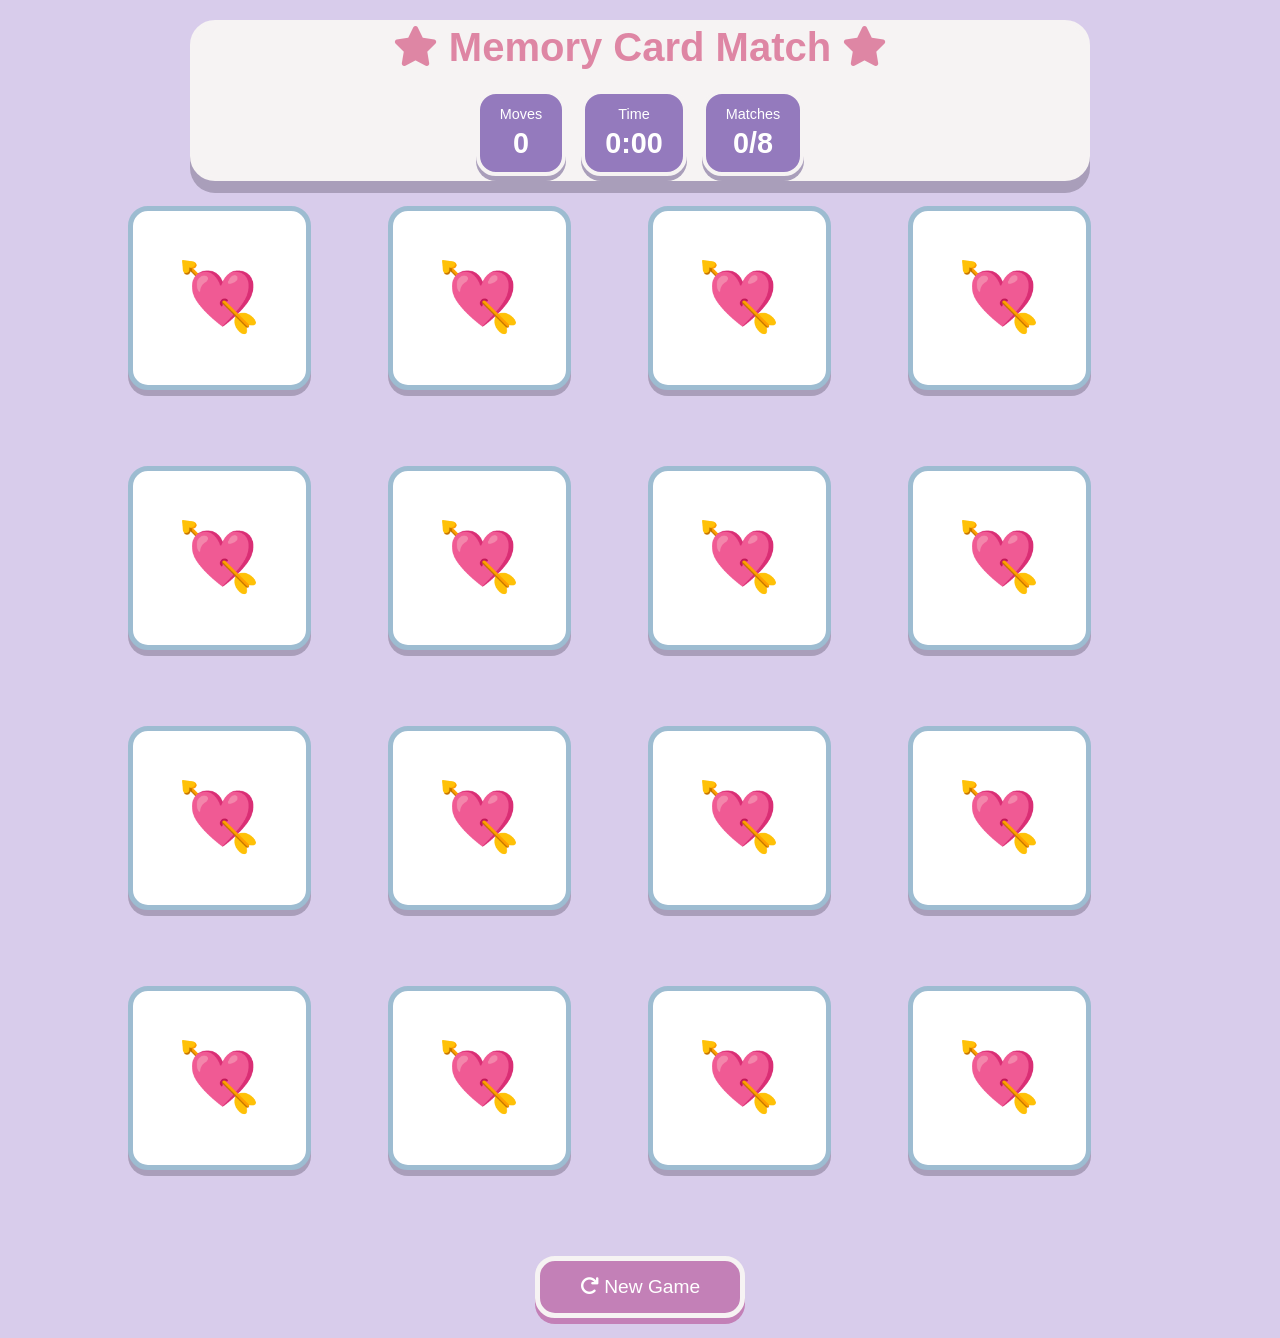
<file: memory-game/memory.html>
<!DOCTYPE html>
<html lang="en">
  <head>
    <meta charset="UTF-8">
    <meta name="viewport" content="width=device-width, intial-scale=1.0">
    <link rel="stylesheet" href="memory.css">
    <link rel="stylesheet" href="https://cdnjs.cloudflare.com/ajax/libs/font-awesome/6.4.0/css/all.min.css">
    <title>Memory Game</title>
  </head>
  <body>
    <div class="memory-contianer">
      <div class="mem-header">
        <h1> <i class="fas fa-star"></i> Memory Card Match <i class="fas fa-star"></i> </h1>
        <div class="game-stats">
          <div class="game-stat">
            <div class="stat-label">Moves</div>
            <div class="stat-value" id="moves">0</div>
          </div>

          <div class="game-stat">
            <div class="stat-label">Time</div>
            <div class="stat-value" id="time">0:00</div>
          </div>

          <div class="game-stat">
            <div class="stat-label">Matches</div>
            <div class="stat-value" id="matches">0/8</div>
          </div>
        </div>
      </div>
    </div>

    <div class="memory-board" id="memoryBoard">
    </div>

    <div class="game-controls">
      <button class="btn" onclick="newGame()"
      ><i class="fas fa-redo"></i> New Game</button>
    </div>

    <div class="logic" id="winLogic">
      <div class="logic-content">
        <h2><i class="fas fa-trophy"></i> You Win! <i class="fas fa-trophy"></i></h2>
        <p>Moves: <span id="finalMoves"></span>
        <br>
        Time: <span id="finalTime"></span>
        </p>
        <button class="btn" onclick="newGame()">Play Again</button>
      </div>
    </div>

    <script src="memory.js"></script>
  </body>
</html>
</file>
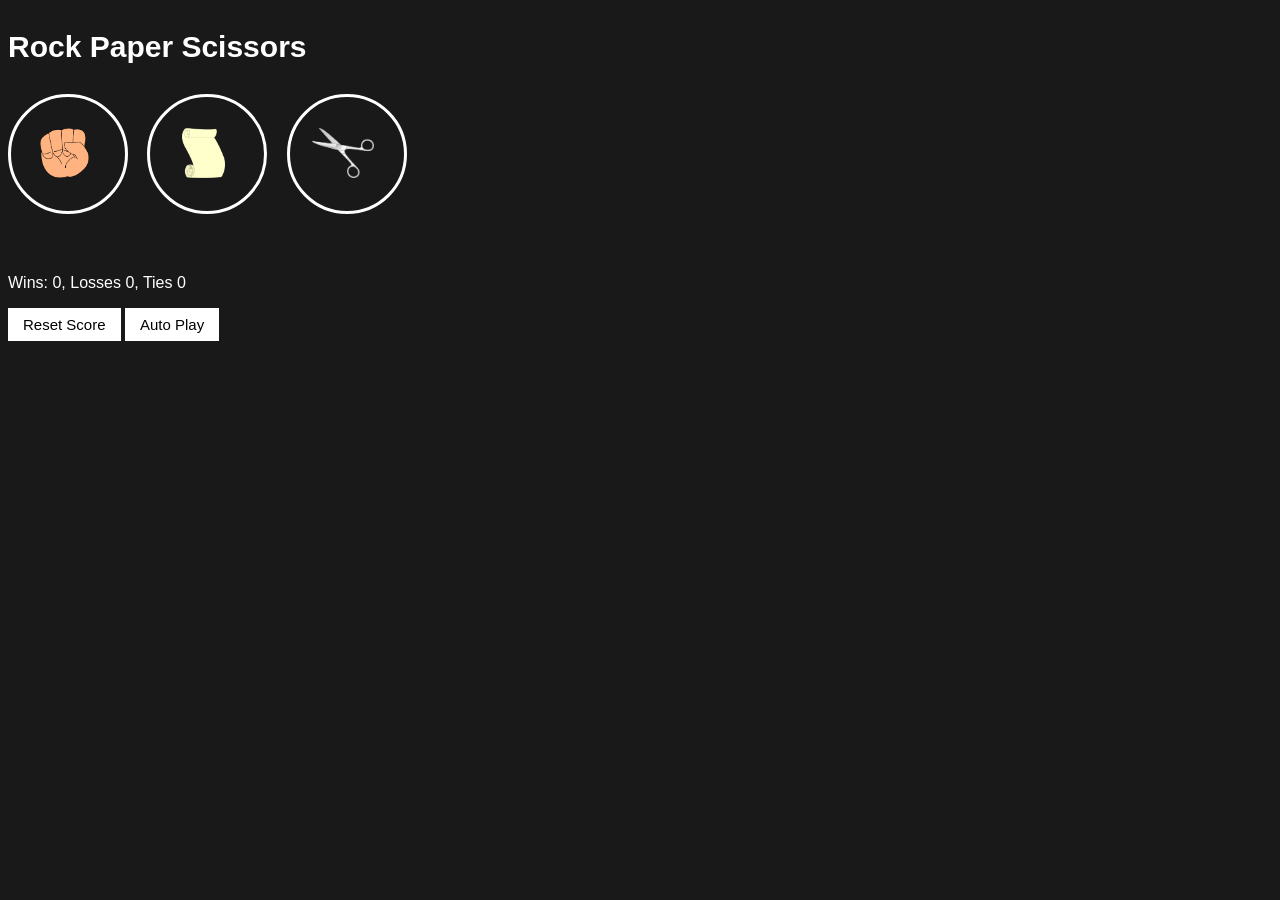
<file: rock-paper-scissors/rock-papaer-scissors-advanced.html>
<!DOCTYPE html>
<html>
  <head>
    <title>Rock Paper Scissors</title>
    <link rel="stylesheet" href="styles/advanced.css">
  </head>
  <body> 
    <p class="title">Rock Paper Scissors</p>
    <button class="move-button js-rock-button">
      <img class="move-icon" src="emojis/rock.png">
    </button>

    <button class="move-button js-paper-button"><img class="move-icon" src="emojis/paper.png"></button>

    <button class="move-button js-scissors-button"><img class="move-icon" src="emojis/scissors.png"></button>

    <p class="js-result result"></p>
    <p class="js-moves"></p>
    <p class="js-score score"></p>

    <button onclick = "
      score.wins = 0;
      score.losses = 0;
      score.ties = 0;
      localStorage.removeItem('score');
      updateScoreElement();
    " class="reset-score-button">Reset Score</button>

    <button class="auto-paly-button" onclick="
      autoPlay(); 
    ">Auto Play</button>

    <script src="script/rock-paper-scissors-advanced.js"></script>
  </body>
</html>
</file>
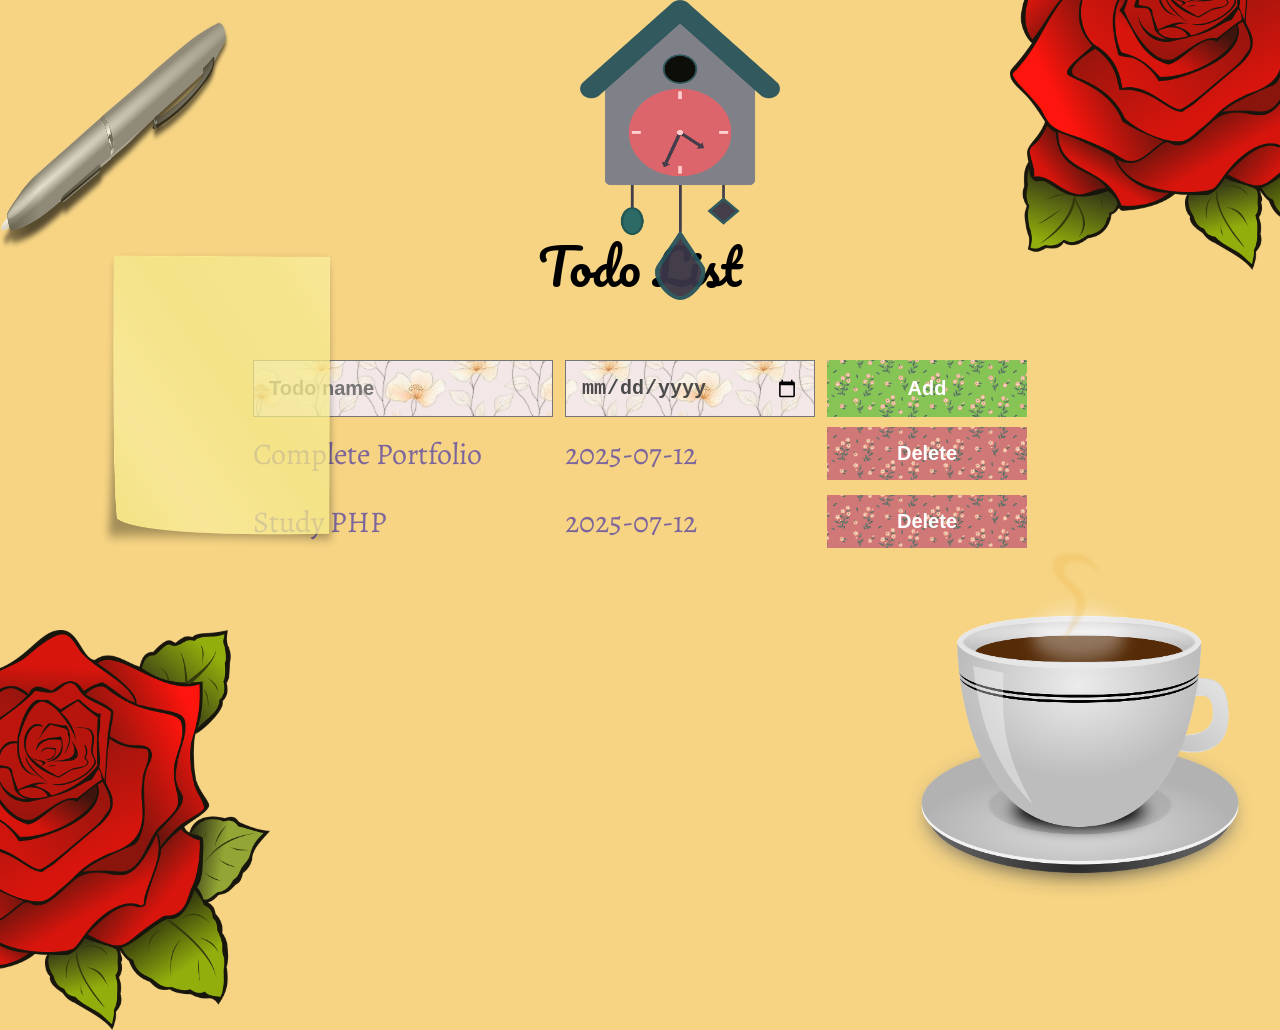
<file: todo-list/to-do-list-advanced.html>
<!DOCTYPE html>
<html>
  <head>
    <title>Todo List</title>
    <link rel="stylesheet" href="styles/to-do-advaced.css">
    <link rel="preconnect" href="https://fonts.googleapis.com">
    <link rel="preconnect" href="https://fonts.gstatic.com" crossorigin>
    <link href="https://fonts.googleapis.com/css2?family=Domine:wght@400..700&family=Pacifico&display=swap" rel="stylesheet">
    <link rel="preconnect" href="https://fonts.googleapis.com">
    <link rel="preconnect" href="https://fonts.gstatic.com" crossorigin>
    <link href="https://fonts.googleapis.com/css2?family=Alegreya:ital,wght@0,400..900;1,400..900&display=swap" rel="stylesheet">
    <meta name="viewport" content="width=device-width, initial-scale=1.0">
  </head>
  
    <div class="whole-list">
      <p class="list">Todo List</p>

      <div class="todo-input-grid">
        <input placeholder="Todo name" class="js-name-input name-input">

        <input type="date" class="js-due-date-input due-date-input">
        
        <button class="add-button js-add-todo-button">Add</button>
      </div>

      <div class="js-todo-list to-do-grid">

    </div>

    <div class="style-cute">
      <img class="flower" src="images/rose.png">
      <img class="flower-one" src="images/rose.png">
      <img class="pen" src="images/pen.png">
      <img class="sticky-note" src="images/sticky.png">
      <img class="coffee" src="images/coffee.png">
      <img class="clock" src="images/clock.png">
    </div>

    <script src="script/to-do-list-advanced.js"></script>

  </body>
</html>
</file>
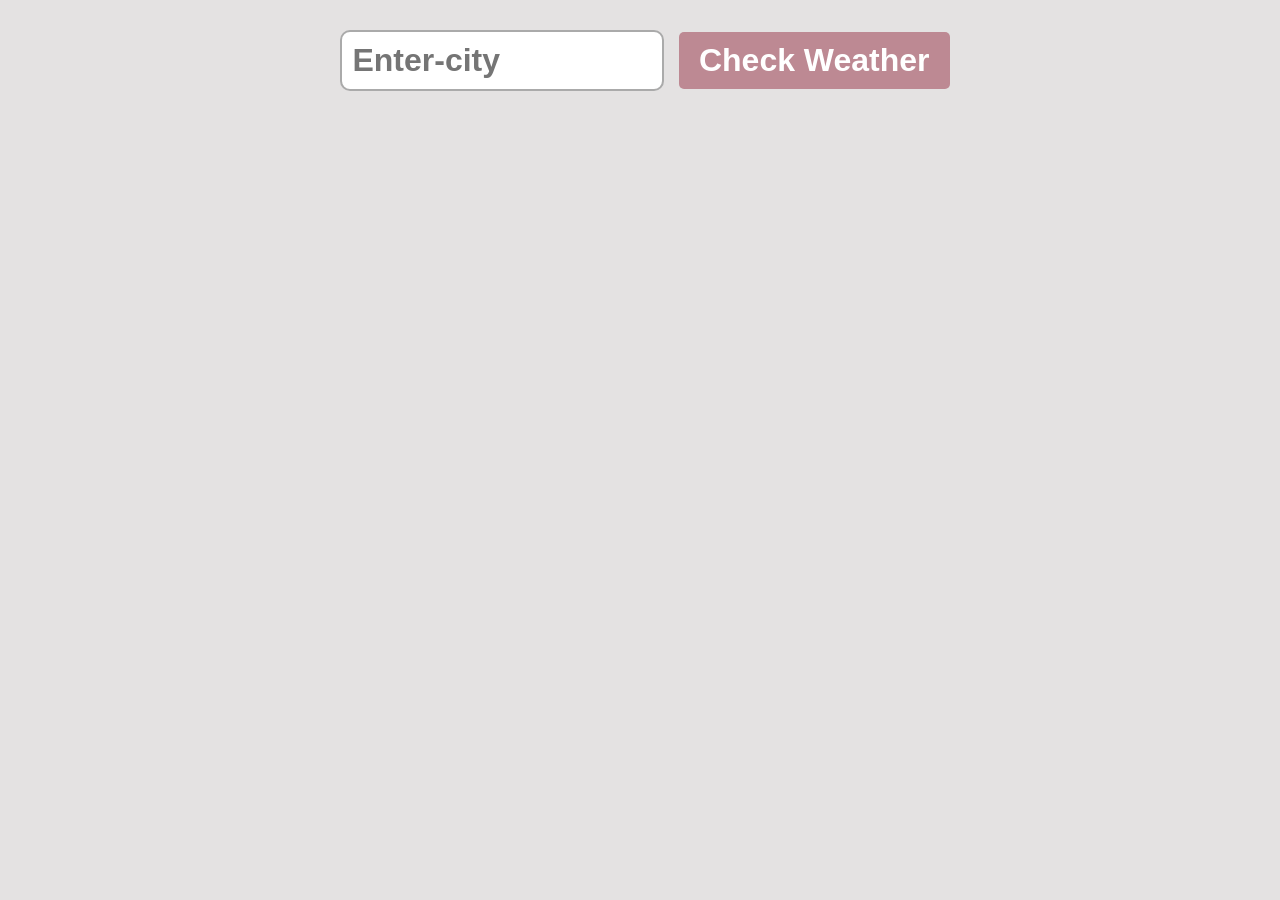
<file: weather/weather.html>
<!DOCTYPE html>
<html>
  <head>
    <meta charset="UTF-8">
    <meta name="viewport" content="width=device-width,initial-scale=1.0">
    <title>Weather App</title>
    <link rel="stylesheet" href="styles/weather.css">
  </head>
  <body> 
    <form class="weatherForm">
      <input type="text" class="cityInput" placeholder="Enter-city">
      <button type="submit">Check Weather</button>
    </form>

    <div class="card" style="display:none">
      
    </div>

    <script src="script/weather.js"></script>
  </body>
</html>
</file>
<file: Should I Stay or Leave/style.css>
@import url('https://fonts.googleapis.com/css?family=Open+Sans:300,700|Quattrocento:700');

body {
  background-image: url("Moonlight.png"); /* Background image included here */
  background-color: #3d3d69;
  background-size: cover;
  background-repeat: no-repeat;
  background-position: center;
  background-attachment: fixed;
  font-family: Cambria, Cochin, Georgia, Times, 'Times New Roman', serif;
  color: #ffffff;
  text-shadow: 1px 1px 4px rgba(0,0,0,0.6);;
}

h1, h2 {
  color:#70d8d5; 
  text-align: center;
}

@media screen and (prefers-reduced-motion: no-preference) {
  body.switched {
      transition: color 0.6s, background-color 0.6s;
  }
}

h1,
h2 {
  text-align: center;
  font-family: "Quattrocento", Georgia, 'Times New Roman', Times, serif;
  margin: 0;
  padding: 0;
}

h1 {
  font-size: 30pt;
  margin-bottom: 10px;
}

h2 {
  font-size: 14pt;
  font-style: italic;
  font-family: sans-serif;
  font-weight: lighter;
  color: #BBB;
}

.header {
  padding-top: 3em;
  padding-bottom: 3em;
}

/*
Built-in class:
  # author: Name
*/
.byline {
  font-style: italic;
}

.written-in-ink {
  z-index: 3;
  font-size: 9pt;
  font-family: sans-serif;
  text-align: center;
  font-weight: 700;
  position: fixed;
  display: block;
  width: 100%;
  background: white;
  margin: 0;
  padding-top: 6px;
  padding-bottom: 6px;
  height: 14px;
  top: 0;
}

@media screen and (prefers-reduced-motion: no-preference) {
  .written-in-ink {
      transition: color 0.6s,
  }
}

/*
Enables <iframe> support work on itch.io when using mobile iOS
*/
.outerContainer {
  position: absolute;
  display: block;
  margin: 0;
  padding: 0;
  -webkit-overflow-scrolling: touch;
  overflow: scroll;
  overflow-x: hidden;
  height: 100%;
  width: 100%;
  top: 0;
  left: 0;
  margin-top: 24px;
  background-size: cover;
  background-repeat: no-repeat;
}

@media screen and (max-width: 980px) {
  .outerContainer {
      margin-top: 44px;
      background-size: cover;
      background-repeat: no-repeat;
  }
}

.container {
  display: block;
  max-width: 600px;
  margin: 0 auto;
  padding: 20px;
  padding-top: 4em;
  background: transparent;
}

p {
  font-size: 13pt;
  color:#ffffff;
  line-height: 1.9em;
  font-weight: lighter;
  text-shadow:  #ead7a4;

}

@media screen and (prefers-reduced-motion: no-preference) {
  .switched .container {
      transition: background-color 0.6s;
  }
}

p {
  font-family: 'Times New Roman', Times, serif;
  font-size: 13pt;
  color: #6d97de; /* font type included here */
  line-height: 1.7em;
  font-weight:400;
  text-shadow: 1px 1px 3px rgba(0,0,0,0.8);
}

a {
  font-weight: 700;
  color: #b97c2c;
  font-family: sans-serif;
  text-decoration: none;
}

.unclickable {
  font-weight: 700;
  color: #4f3411;
  font-family: sans-serif;
  text-decoration: none;
  cursor: not-allowed;
}

a:hover {
  color: black;
}

@media screen and (prefers-reduced-motion: no-preference) {
  a {
      transition: color 0.6s;
  }

  a:hover {
      transition: color 0.1s;
  }
}

strong {
  color: black;
  font-weight: bold;
}
img {
  display: block;
  margin: 0 auto;
  max-width: 100%;
}

.container .hide {
  opacity: 0.0;
}

.container .invisible {
  display: none;
}

.container>* {
  opacity: 1.0;
}

@media screen and (prefers-reduced-motion: no-preference) {
  .container>* {
      transition: opacity 1.0s;
  }
}

/*
Class applied to all choices
(Will always appear inside <p> element by default.)
*/
.choice {
  text-align: center;
  line-height: 1.7em;
}

/*
Class applied to first choice
*/
:not(.choice)+.choice {
  padding-top: 1em;
}

/*
Class applied to choice links
*/
.choice a, .choice span {
  font-size: 15pt;
}

/*
Built-in class:
  The End # CLASS: end
*/
.end {
  text-align: center;
  font-weight: bold;
  color: black;
  padding-top: 20px;
  padding-bottom: 20px;
}

#controls {
  z-index: 4;
  font-size: 9pt;
  text-align: center;
  padding-bottom: 6px;
  position: fixed;
  right: 14px;
  top: 4px;
  user-select: none;
  background: white;
}

@media screen and (prefers-reduced-motion: no-preference) {
  #controls {
      transition: color 0.6s,
  }
}




#controls [disabled] {
  color: #ccc;
}




#controls>*:not(:last-child):after {
  content: " | ";
}




@media screen and (max-width: 980px) {
  #controls {
      z-index: 2;
      padding-top: 24px;
      top: 0;
      left: 0;
      right: 0;
  }
}




/*
Dark Theme (Added in Inky 0.10.0)
  # theme: dark
*/




body.dark {
  background: black;
  color: white;
}




.dark h2 {
  color: #666;
}




.dark .container {
  background: black;
}




.dark .written-in-ink {
  background: black;
}




.dark a {
  color: #cc8f1a;
}
.dark .unclickable{
  color: #c4af87;
  cursor:not-allowed;
}




.dark a:hover {
  color: white;
}




@media screen and (prefers-reduced-motion: no-preference) {
  .dark a {
      transition: color 0.6s;
  }
}




.dark strong {
  color: white;
}




.dark #controls [disabled] {
  color: #444;
}




.dark .end {
  color: white;
}




.dark #controls {
  background: black;
}




p, .dialogue, .choice-text {
  color: #ffffff;
  text-shadow: 1px 1px 3px rgba(0,0,0,0.8);
}




.text-container {
  background-color: rgba(0,0,0,0.5);
  padding: 1rem;
  border-radius:10px;
  color: #fd5f26;
}




p {
  font-size: 13pt;
  color: #888;
}




p {
  font-size: 13pt;
  color: #d7c9f2; /* font color included here */
  line-height: 1.9em;
  font-weight: bold;
  text-shadow: 1px 1px 1px 3px rgba(0,0,0,0.7);
}
.choice a {
  display: inline-block;
  margin: 0.7em 0;
  padding: 0.8em 1.4em;
  background-color: rgba(255, 255, 255, 0.2);
  color: #8b4477; /* font color chnage */
  border: 2px solid #8b4477; /* border included here */
  border-radius: 10px;
  text-shadow: none;
  transition: 0.3s, color 0.3s;
}
</file>
<file: styles/website.css>
*{
  margin:0;
  padding:0;
  box-sizing: border-box;
}

html{
  scroll-behavior: smooth;
}

body{
  background: #bdd5e2; 
  color:black;
  font-family: Arial;
}

#header{
  width:100%;
  min-height:100vh;
  overflow: hidden;
  padding-bottom:100px;
}

.container{
  padding: 10px 10%;
}

nav{
  display:flex;
  align-items: center;
  justify-content: space-between;
  flex-wrap: wrap;
}

.anya{
  font-size:50px;
  font-weight: bold;
  font-style: italic;
  font-family: Playfair Display;
}

.anya-span{
  color:#c06c84;
}

nav ul li{
  display: inline-block;
  list-style:none;
  margin:10px 35px;
}

nav ul li a{
  color: black;
  text-decoration: none;
  font-size: 22px;
  position:relative;
}

nav ul li a::after{
  content:'';
  width:0;
  height:3px;
  background: #d75182;
  position: absolute;
  left:0;
  bottom:-6px;
  transition: 0.5s;
}

nav ul li a:hover::after{
  width:100%;
}

nav ul li a::before{
  content:'🌹';
  height:3px;
  position: absolute;
  top:-3px;
  left:-35px;
  opacity:0;
  transition: opacity 0.65s;
}

nav ul li a:hover:before{
  opacity:1
}

.menu{
  height:45px;
  width:45px;
  color:black;
  background:black;
  cursor:pointer;
  margin-top:5px;
}

.close{
  height:20px;
  width:20px;
  cursor: pointer;
}

.header-text{
  max-width:55%;
  margin-top: 20%;
  font-size:30px;
}

.header-text h1{
  font:60px;
  margin-top:20px;
}

.header-text h1 span{
  color:#c06c84;
}

.header-row{
  display: flex;
  flex-direction: row;
  align-items: center;
  justify-content: space-between;
}


.animation{
  position:relative;
  height:280px;
  margin-top: 50px;
  text-align: center;
}

.butterfly {
  width: 300px;
  opacity: 0.85;
  cursor: pointer;
  filter: drop-shadow(0 0 12px #6ffbe1e1);
  animation: flyAcross 3s ease-in-out forwards;
}

.job {
  font-size:50px;
  font-weight: 600 ;
  font-family:Playfair Display;
  color: #c06c84;
  opacity:0;
  transform: translateY(20px);
  transition: opacity 1s ease, transform 1s ease;
}

.job-media{
  font-size:50px;
  font-weight: 600 ;
  font-family:Playfair Display;
  color: #c06c84;
  display: none;
}

@keyframes flyAcross {
  0% {
    transform: translateX(-150px) translateY(20px) rotate(-15deg);
  }
  50%{
    transform: translateX(150px) translateY(-20px) rotate(10deg);
  }
  100%{
    transform: translateX(300px) translateY(0px) rotate(0deg);
  }
}

.p-img{
  display: flex;
  flex-direction: row;
  align-items: center;
  justify-content: center;
  margin-top: 250px;
}

.p-img img{
  display:block;
  width: 315px;
  height: 290px;
  border: 6px solid;
  border-color:#85abbfae;
  border-radius: 50%;
  margin-right: 100px;
  transition: filter 0.5s ease;
  cursor: pointer;
}

.p-img img:hover{
  filter: drop-shadow(0 0 18px #78ffe6c8);  
}

.img-box{
  position: relative;
  display: inline-block;
  margin:10px;
}

.pop{
  position: absolute;
  bottom: -50px;
  left: 120px;
  font-size: 28px;
  font-family: "Sofia", cursive;
  font-weight: bold;
  text-align: center;
  opacity: 0;
  transition: opacity 0.5s ease;
  margin-top: 25px;
  color:#c06c84
}

.img-box:hover .pop {
  opacity: 1;
}

/* ABOUT */
#about{
  padding:80px 0;
  color: #01044f;
  padding: 100px 0 80px 0;
}

.row{
  display:flex;
  flex-direction: row;
  justify-content: space-between;
  flex-wrap: wrap;
}

.about-col-1{
  flex-basis: 35%;
}

.about-col-1 img{
  width:75%;
  height:700px;
  border-radius:15px;
}

.about-col-2{
  flex-basis:65%;
}

.sub-title{
  font-size:60px;
  font-weight: 600;
  color:black;
}

.desc{
  font-size: 20px;
  color:#a15976;
  font-weight: 500;
}

.tab-titles{
  display:flex;
  margin: 20px 0 40px;
  color:#d47c74;
}

.tab-links{
  margin-right: 50px;
  font-size:25px;
  font-weight:500;
  cursor:pointer;
  position:relative;
}

.tab-links::after{
  content:'';
  width:0;
  height:3px;
  background: #d31753;
  position: absolute;
  left:0;
  bottom:-8px;
  transition: 0.5s;
}

.tab-links.active-link::after{
  width:50%;
}

.tab-contents ul li{
  list-style: none;
  margin: 10px 0;
  font-size: 19px;
}

.tab-contents ul li span{
  color:#a15976;
  font-size:20px;
  font-weight: bold;
}

.tab-contents{
  display:none;
}

.tab-contents.active-tab{
  display:block;
}

/* Portfolio */ 

#portfolio{
  padding: 50px 0;
}

.work-list{
  display:grid;
  grid-template-columns: repeat(auto-fit, minmax(375px, 1fr));
  grid-gap: 50px;
  margin-top: 110px;
}

.work{
  border-radius:10px;
  position:relative;
  overflow: hidden;
}

.work img{
  width:105%;
  height:250px;
  object-fit:cover;
  border-radius: 10px;
  display:block;
  opacity:0.95;
  transition: transform (0.2s);
}

.layered{
  width:100%;
  height:100%;
  background: linear-gradient(rgba(0,0,0,0.6),#d11e45);
  color:white;
  border-radius:10px;
  position:absolute;
  left:0;
  bottom:0;
  overflow:hidden;
  display:flex;
  flex-direction: column;
  align-items:center;
  justify-content:center;
  padding:0 40px;
  text-align:center;
  font-size:14px;
  opacity:0;
  transition: opacity 0.5s ease-in-out;
  cursor: pointer;
}

.layered h3{
  font-weight: 500;
  margin-bottom:20px;
  font-weight: bold;
  font-family: Playfair Display;
}

.layered p {
  font-size:16px;
  font-weight: 500;
}

.work:hover img{
  transform: scale(1.1);
}

.work:hover .layered{
  opacity: 1;
}

.view{
  text-decoration: underline;
  color:white;
  font-size: 16px;
  margin-top:10px;
  font-weight: 500;
}

/* Contact */

.contact-left{
  flex-basis: 35%;
}

.contact-right{
  flex-basis: 60%;
}

.contact-left p{
  margin-top:50px;
}

.contact-left p i{
  color: #ff004f;
  margin-right: 15px;
  font-size: 25px;
}

.btn.btn2{
  display:inline-block;
  background: #ff6f61;
  margin-top: 36px;
  margin-left:20px;
  text-decoration: none;
  color:white;
  padding: 20px 35px;
  border-radius: 2px;
  font-size:18px;
  cursor: pointer;
  border: none;
}

.contact-right form{
  width: 100%;
}

form input, form textarea{
  width: 100%;
  border: 0;
  outline:none;
  background: #efeded;
  padding: 15px;
  margin: 15px;
  font-size:-18px;
  border-radius: 6px;
}

.input{
  color:black;
}

form .btn2{
  padding: 15px 25px;
  font-size: 18px;
  margin-top:20px;
  cursor:pointer;
  border: none;
}

nav .close, .menu{
    display:none;   
}

/* css for small-screen */
@media only screen and (max-width: 600px) {
  nav .close, .menu{
    display:block;
    font-size: 25px; 
  }
  nav ul{
    background: #c06c84;
    position:fixed;
    top:0;
    right:-280px;
    width:280px;
    height:150vh;
    padding-top: 50px;
    z-index:2;
  }
  nav ul li a::before{
    display:none;
  }
  nav ul li{
    display:block;
    margin: 25px;
  }
  nav ul .close {
    display: block;
    position: absolute;
    top: 20px;
    right: 20px;
    height:25px;
    width: 25px;
    cursor:pointer;
    z-index: 10;
  }

  .header-row{
    flex-direction: column;
    text-align:center;
    gap:40px;
  }
  .header-text{
    margin-top: 40px;
    font-size: 18px;
  }
  .header-text h1{
    font-size: 28px;
    line-height: 1.4;
  }
  .animation {
    width: 280px;
    height: auto;
  }

  .phones{
    flex-direction: column;
    margin-top: 60px;
    padding: 0 20px;
    gap: 30px;
  }

  .p-img{
    display: flex;
    flex-direction:column;
    align-items: center;
  }

  .p-img img{
    width: 250px;
    height: 250px;
    margin: 20px 0;
  }

  .row{
    flex-direction: column;
    align-items:center;
  }
  .about-col-1, .about-col-2{
    flex-basis: 100%;
  }
  .about-col-1 img{
    width: 100%;
    height: auto;
  }

  .work-list{
    grid-template-columns:1fr;
    grid-gap: 30px;
    margin-top: 60px;
  }

  .work img{
    width: 100%;
    height: auto;
  }

  .contact-left,
  .contact-right {
    flex-basis: 100%;
  }

  .contact-right form{
    margin-top: 20px;
  }

  form input,
  form textarea{
    font-size: 16px;
  }
  .btn.btn2{
    width: 100%;
    text-align: center;
  }

  .butterfly{
    display: none;
  }

  .job{
    display: none;
  }

  .job-media{
    font-size:55px;
    font-weight: 600 ;
    font-family:Playfair Display;
    color: #c06c84;
    display: block;
  }

  .pop{
    text-align: center;
    margin-bottom: 25px;
    padding-right: 800px;
    font-size:18px;
    position: absolute;
    left:100px;
  }
}

#msg{
  color:#b55a25;
  font-size: 17px;
  margin-top: 30px;
  margin-left: 20px;
  display:block;
}

.in-li-icon{
  display:flex;
  flex-direction: row;
  align-items: center;
  justify-content: center;
  margin-right: 630px;
  margin-top: 30px;
}

.linkdin{
  width: 75px;
  height: 75px;
  cursor: pointer;
}
</file>
<file: booksite-interactive/style/quill.css>
body{
  background-color: #f4dfdd;
}

.main-content{
  margin-top: 60px;
}

.product-grid{
  display: grid;
  grid-template-columns: repeat(12,1fr);
}

@media (max-width: 2400px){
  .product-grid{
    grid-template-columns: repeat(11, 1fr);
  }
}

@media (max-width: 2200px){
  .product-grid{
    grid-template-columns: repeat(10, 1fr);
  }
}

@media (max-width: 2110px){
  .product-grid{
    grid-template-columns: repeat(9, 1fr);
  }
}

@media (max-width: 2000px){
  .product-grid{
    grid-template-columns: repeat(8, 1fr);
  }
}

@media (max-width: 1700px){
  .product-grid{
    grid-template-columns: repeat(7, 1fr);
  }
}

@media (max-width: 1500px){
  .product-grid{
    grid-template-columns: repeat(6, 1fr);
  }
}

@media (max-width: 1200px){
  .product-grid{
    grid-template-columns: repeat(5, 1fr);
  }
}

@media (max-width: 1000px){
  .product-grid{
    grid-template-columns: repeat(4, 1fr);
  }
}

@media (max-width: 800px){
  .product-grid{
    grid-template-columns: repeat(3, 1fr);
  }
}

@media (max-width: 575px){
  .product-grid{
    grid-template-columns: repeat(2, 1fr);
  }
}

@media (max-width: 450px){
  .product-grid{
    grid-template-columns: repeat(1fr);
  }
}

.product-container{
  padding-top: 40px;
  padding-bottom: 25px;
  padding-right: 25px;
  padding-left: 25px;

  border-radius: 1px solid rgb(231,231,231);
  border-bottom: 1px solid rgb(231,231,231);

  display: flex;
  flex-direction: column;

}

.product-image-container{
  display: flex;
  justify-content: center;
  align-items: center;

  height: 180px;
  margin-bottom: 20px;
}

.product-book-image{
  max-width: 100%;
  max-height: 100%;
  cursor:pointer;
  transition: filter 0.5s ease;
  transition: transform 0.3s ease-out;
}

.product-book-image:hover {
  filter: drop-shadow(0 0 18px rgba(103, 86, 163, 0.768)); 
  transform: scale(1.05); 
}

.product-name{
  height: 40px;
  margin-bottom: 5px;
  text-align: center;
  font-family: Merriweather;
  
}

.books-rating{
  display: flex;
  align-items: center;
  margin-bottom: 10px;
  text-align: center;
}

.books-rating-stars{
  width: 100px;
  margin-right: 6px;
  text-align: center;
}

.book-rate-count{
  color: rgb(198, 93, 93);
  cursor: pointer;
  margin-top: 3px;
  text-align: center;
  font-family: Alegreya;
}

.book-price{
  font-weight: 700;
  margin-bottom: 10px;
  text-align: center;
  font-family: Alegreya;
}

.book-quantity-container{
  margin-bottom: 17px;
  text-align: center;
}

.product-spacer{
  flex: 1;
}

.add-to-cart{
  color: rgb(6,125,98);
  font-size: 16px;

  display: flex;
  align-items: center;
  margin-bottom: 8px;

  opacity: 0;
}

.add-to-cart img{
  height: 20px;
  margin-right: 5px;
}

.add-to-cart button {
  width: 100%;
  padding: 8px;
  border-radius: 50px;
}
</file>
<file: booksite-interactive/style/quill-header.css>
.quill-header{
  background-color: rgb(193, 187, 214);
  color:black;
  padding-left: 15px;
  padding-right: 15px;

  display:flex;
  align-items: center;
  justify-content: space-between;

  position:fixed;
  top:0;
  left:0;
  right:0;
  height: 77px;
}x

.quill-left-section{
  width: 180px;
}

@media (max-width: 800px) {
  .quill-left-section {
    width: unset;
  }
}

.header-link{
  display: inline-block;
  padding: 6px;
  border-radius: 2px;
  cursor: pointer;
  text-decoration: none;
  border:1px solid rgba(0,0,0,0);
}

.header-link:hover{
  border: 1px solid rgba(255, 255, 255, 0.933);;
}

.quill-logo{
  width:77px;
  margin-top: 2px;
  margin-left: 44px;
}

@media (max-width: 575px) {
  .quill-logo {
    display: none;
  }
}

.quill-middle-section{
  flex: 1;
  max-width: 850px;
  margin-left: 10px;
  margin-right: 10px;
  display: flex;
}

.search-bar{
  flex:1;
  width:0;
  font-size: 16px;
  height:38px;
  padding-left: 15px;
  border:none;
  border-top-left-radius: 4px;
  border-bottom-left-radius: 4px;
  border-top-right-radius: 0;
  border-bottom-right-radius: 0;
}

.search-button{
  background-color: rgb(230, 228, 243);;
  border:none;
  width: 40px;
  height: 40px;
  border-top-right-radius: 4px;
  border-bottom-right-radius: 4px;
  flex-shrink: 0;
}

.search-icon{
  height: 22px;
  margin-left: 2px;
  margin-top: 3px;
}

.quill-right-section{
  flex-shrink:0;
  display:flex;
  gap: 20px;
}

.order-link{
  color:black;
}

.return-text{
  display:block;
  font-size:13px;
  margin-top: 8px;
}

.order-text{
  display:block;
  font-size:15px;
  font-weight: 700;
}

.cart-link{
  color:black;
  display: flex;
  align-items:center;
  position:relative;
  text-align: center;
}

.cart-icon{
  width:52px;
  height: 50px;
}

.cart-text{
  margin-top:15px;
  margin-left: 4px;
  font-size:12px;
  font-weight: 700;
}

.cart-quantity{
  color: rgb(209, 173, 220);
  font-size: 13px;
  font-weight: 700;

  position:absolute;
  top: -2.5px;
  right: 27px;

  background-color: black;
  border-radius: 50%;
  width: 18px;
  height: 18px;
  line-height: 18px;
  text-align: center;
}
</file>
<file: booksite-interactive/style/quill-general.css>
cbody{
  font-family: Roboto, Arial;
  color: rgb(33,33,33);
  margin:0;
}

p{
  margin: 0;
}

button{
  cursor: pointer;
}

select {
  cursor: pointer;
}

input, select, button{
  font-family: Merriweather;
}

.button-primary{
  color:rgb(33,33,33);
  background-color: rgba(225, 150, 173, 0.774);
  border: 1px solid rgba(237, 144, 174, 0.774);
  border-radius: 14px;
  cursor: pointer;
  box-shadow: 0 2px 5px rgba(213, 217,217,0.5);
  width: 158px;
  height: 30px;
  transition: background-color 0.3s;
}

.button-primary:hover{
  background-color: rgb(247, 187, 207);
  border: 1px solid rgb(247, 187, 207);
}

.button-primary:active{
  background-color:rgba(254, 123, 164, 0.774);
  border-color:rgba(254, 123, 164, 0.774);
}
</file>
<file: booksite-interactive/style/account.css>
* {
  margin: 0;
  padding: 0;
  box-sizing: border-box;
  font-family: Arial;
}

body{
  display: flex;
  justify-content: center;
  align-items: center;
  min-height: 100vh;
  background-image: url('../img/botanical-bg.jpg');
  background-size: cover;
  background-position: center;
}

.account-wrap{
  width: 420px;
  background-color: transparent;
  border: 1.5px solid rgba(66, 66, 66, 0.631);
  color: #040404;
  border-radius: 10px;
  padding: 30px 40px;
}

.account-wrap h1{
  font-size: 36px;
  text-align: center;
}

.account-wrap .account-input-box{
  width: 100%;
  height: 50px;
  margin: 30px 0;
}

.account-input-box input {
  width: 100%;
  height: 100%;
  background: transparent;
  border: none;
  outline:none;
  border: 1.5px solid rgba(66, 66, 66, 0.631);
  border-radius: 40px;
  font-size: 16px;
  color: #000000;
  padding: 20px 45px 20px 20px;
}

.account-input-box input::placeholder{
  color: #000000;
}

.account-wrap .account-btn{
  width: 100%;
  height: 45px;
  background: #755785;
  border: none;
  outline: none;
  border-radius: 40px;
  box-shadow: 0 0 12px rgba(151, 149, 149, 0.295);
  cursor: pointer;
  color: #efe9e9;
  font-weight: 600;
  transition: background-color 0.5s;
}

.account-wrap .account-btn:hover{
  background-color: #8e69a2;
}

.account-wrap .sign-in-link{
  font-size: 14.5px;
  text-align:center;
  margin: 20px 0 15px;
}

.sign-in-link a{
  color: #9677a7;
  text-decoration: none;
  font-weight: 600;
}
</file>
<file: booksite-interactive/style/home-header.css>
.quill-home-header{
  background-color: rgb(193, 187, 214);
  color:black;
  padding-left: 15px;
  padding-right: 15px;

  display:flex;
  align-items: center;
  justify-content: space-between;

  position:fixed;
  top:0;
  left:0;
  right:0;
  height: 77px;
}x

.quill-home-left-section{
  width: 180px;
}

@media (max-width: 800px) {
  .quill-home-left-section{
    width: unset;
  }
}

.header-link{
  display: inline-block;
  padding: 6px;
  border-radius: 2px;
  cursor: pointer;
  text-decoration: none;
  border:1px solid rgba(0,0,0,0);
}

.header-link:hover{
  border: 1px solid rgba(255, 255, 255, 0.933);;
}

.quill-home-logo{
  width:77px;
  margin-top: 2px;
  margin-left: 44px;
}

@media (max-width: 575px) {
  .quill-home-logo {
    display: none;
  }
}

.quill-home-middle-section{
  flex: 1;
  max-width: 850px;
  margin-left: 2px;
  margin-right: 2px;
  display: flex;
}

.search-bar{
  flex:1;
  width:0;
  font-size: 16px;
  height:38px;
  padding-left: 15px;
  border:none;
  border-top-left-radius: 4px;
  border-bottom-left-radius: 4px;
  border-top-right-radius: 0;
  border-bottom-right-radius: 0;
}

.search-home-button{
  background-color: rgb(230, 228, 243);;
  border:none;
  width: 40px;
  height: 40px;
  border-top-right-radius: 4px;
  border-bottom-right-radius: 4px;
  flex-shrink: 0;

  display:flex;
  justify-content: center;
  align-items: center;
}

.search-home-icon{
  height: 22px;
}

.quill-home-right-section{
  flex-shrink:0;
  display:flex;
  gap: 20px;
}

.quill-and-ink-detals{
  color: black;
  text-decoration: none;
}

.deets{
  display:block;
  font-size:17px;
  margin-top: 3px;
  font-family: Playfair Display;
}
</file>
<file: booksite-interactive/style/home.css>
body{
  background-image: url('../img/pink-bg.jpg');
  background-repeat:no-repeat;
  background-position: center;
  background-size: cover;
  margin:0;
  padding:0;
}

.head{
  text-align: center;
  margin-top: 20vh;
  background-color: rgba(0,0,0,0.4);
  padding: 20px 40px;
  border-radius:  10px;
  margin-bottom:  50px;
}

h1, 
h2{
  color: #f3e1c1;
  font-size: 45px;
}


p{
  color:#f5e9db;
  font-size: 20px;
  line-height:  1.75;
}

.three-buttons {
  display: flex;
  flex-direction: row;
  align-items: center;
  justify-content: space-evenly;
}

.button-container{
  text-align: center;
  margin-top: 58px;
}

button{
  background-color: #755785;
  color:#dddcd9;
  padding-top: 18px;
  padding-bottom: 18px;
  padding-right: 20px;
  padding-left: 20px;
  border: none;
  border-radius: 4px;
  cursor: pointer;
  margin-bottom: 10px;
  font-weight: bold;
  font-size: 18px;
  transition: background-color 0.5s;
}

button:hover{
  background-color: #8e69a2;
}

.credits-page{
  text-align: center;
}

.title{
  font-size: 17px;
}

.supersimpledev{
  color: rgba(24, 24, 24, 0.957);
  font-size: 16px;
}

@media (max-width: 2000px) {
  body {
  background-image: url('../img/pink-bg.jpg');
  background-repeat: no-repeat;
  background-position: center;
  background-size: 2270px 2270px;
  padding: 20px 60px;
  margin:0;
  padding:0;
  }
}

hr{
  border: none;
  height: 1.5px;
  background-color: #828080d1;
  margin: 20px 0;
  opacity: 0.7;
}

p a{
  color: rgb(107, 109, 224)
}

@media (max-width: 1600px) {
  body {
  background-image: url('../img/pink-bg.jpg');
  background-repeat: no-repeat;
  background-position: center;
  background-size: 2270px 2270px;
  padding: 20px 60px;
  margin:0;
  padding:0;
  }
}



@media (max-width: 1500px) {
  body {
  background-image: url('../img/pink-bg.jpg');
  background-repeat: no-repeat;
  background-position: center;
  background-size: 2270px 2270px;
  padding: 20px 60px;
  margin:0;
  padding:0;
  }
}
</file>
<file: booksite-interactive/style/details.css>
body{
  background-image: url('../img/pink-bg.jpg');
  background-repeat:no-repeat;
  background-position: center;
  background-size: cover;
  margin:0;
  padding:0;
}

.quill-details-header{
  background-color: rgb(193, 187, 214);
  color:black;
  padding-left: 15px;
  padding-right: 15px;

  display:flex;
  align-items: center;
  justify-content: space-between;

  position:fixed;
  top:0;
  left:0;
  right:0;
  height: 77px;
}x

.quill-details-left-section{
  width: 180px;
}

@media (max-width: 800px) {
  .quill-details-left-section {
    width: unset;
  }
}

.header-link{
  display: inline-block;
  padding: 6px;
  border-radius: 2px;
  cursor: pointer;
  text-decoration: none;
  border:1px solid rgba(0,0,0,0);
}

.header-link:hover{
  border: 1px solid rgba(255, 255, 255, 0.933);;
}

.quill-details-logo{
  width:77px;
  margin-top: 2px;
  margin-left: 44px;
}

@media (max-width: 575px) {
  .quill-details-logo {
    display: none;
  }
}

.quill-details-middle-section{
  flex: 1;
  max-width: 850px;
  margin-left: 2px;
  margin-right: 2px;
  display: flex;
}

.search-bar{
  flex:1;
  width:0;
  font-size: 16px;
  height:38px;
  padding-left: 15px;
  border:none;
  border-top-left-radius: 4px;
  border-bottom-left-radius: 4px;
  border-top-right-radius: 0;
  border-bottom-right-radius: 0;
}

.search-home-button{
  background-color: rgb(230, 228, 243);;
  border:none;
  width: 40px;
  height: 40px;
  border-top-right-radius: 4px;
  border-bottom-right-radius: 4px;
  flex-shrink: 0;

  display:flex;
  justify-content: center;
  align-items: center;
}

.search-details-icon{
  height: 22px;
}

.quill-details-right-section{
  flex-shrink:0;
  display:flex;
  gap: 20px;
}

.quill-and-ink-details{
  color: black;
  text-decoration: none;
}

.deets{
  display:block;
  font-size:17px;
  margin-top: 3px;
  font-family: Playfair Display;
}

.head{
  text-align: center;
  margin-top: 20vh;
  background-color: rgba(0,0,0,0.4);
  padding: 20px 40px;
  border-radius:  10px;
  margin-bottom:  50px;
}

h1, 
h2{
  color: #f3e1c1;
  font-size: 45px;
}

.title-itallic{
  font-size: 18px;
}

p{
  color:#f5e9db;
  font-size: 20px;
  line-height:  1.75;
}

@media (max-width: 2000px) {
  body {
  background-image: url('../img/pink-bg.jpg');
  background-repeat: no-repeat;
  background-position: center;
  background-size: 2270px 2270px;
  padding: 20px 60px;
  margin:0;
  padding:0;
  }
}

@media (max-width: 1600px) {
  body {
  background-image: url('../img/pink-bg.jpg');
  background-repeat: no-repeat;
  background-position: center;
  background-size: 2270px 2270px;
  padding: 20px 60px;
  margin:0;
  padding:0;
  }
}



@media (max-width: 1500px) {
  body {
  background-image: url('../img/pink-bg.jpg');
  background-repeat: no-repeat;
  background-position: center;
  background-size: 2270px 2270px;
  padding: 20px 60px;
  margin:0;
  padding:0;
  }
}
</file>
<file: booksite-interactive/style/thank-header.css>
.quill-thank-header{
  background-color: rgb(193, 187, 214);
  color:black;
  padding-left: 15px;
  padding-right: 15px;

  display:flex;
  align-items: center;
  justify-content: space-between;

  position:fixed;
  top:0;
  left:0;
  right:0;
  height: 77px;
}x

.quill-thank-left-section{
  width: 180px;
}

@media (max-width: 800px) {
  .quill-thank-left-section{
    width: unset;
  }
}

.header-link{
  display: inline-block;
  padding: 6px;
  border-radius: 2px;
  cursor: pointer;
  text-decoration: none;
  border:1px solid rgba(0,0,0,0);
}

.header-link:hover{
  border: 1px solid rgba(255, 255, 255, 0.933);;
}

.quill-thank-logo{
  width:77px;
  margin-top: 2px;
  margin-left: 44px;
}

@media (max-width: 575px) {
  .quill-thank-logo {
    display: none;
  }
}

.quill-thank-middle-section{
  flex: 1;
  max-width: 850px;
  margin-left: 2px;
  margin-right: 2px;
  display: flex;
}

.search-bar{
  flex:1;
  width:0;
  font-size: 16px;
  height:38px;
  padding-left: 15px;
  border:none;
  border-top-left-radius: 4px;
  border-bottom-left-radius: 4px;
  border-top-right-radius: 0;
  border-bottom-right-radius: 0;
}

.search-thank-button{
  background-color: rgb(230, 228, 243);;
  border:none;
  width: 40px;
  height: 40px;
  border-top-right-radius: 4px;
  border-bottom-right-radius: 4px;
  flex-shrink: 0;

  display:flex;
  justify-content: center;
  align-items: center;
}

.search-thank-icon{
  height: 22px;
}

.quill-thank-right-section{
  flex-shrink:0;
  display:flex;
  gap: 20px;
}

.quill-and-ink-detals{
  color: black;
  text-decoration: none;
}

.deets{
  display:block;
  font-size:17px;
  margin-top: 3px;
  font-family: Playfair Display;
}
</file>
<file: booksite-interactive/style/thank.css>
body{
  background-image: url('../img/pink-bg.jpg');
  background-repeat:no-repeat;
  background-position: center;
  background-size: cover;
  margin:0;
  padding:0;
  display: flex;
  align-items: center;
  justify-content: center;
  overflow: hidden;
}

*{
  margin:0;
  padding:0;
  box-sizing: border-box;
  font-family: Playfair Display
}

.open-book{
  position: relative;
  top: 330px;
  width: 300px;
  height: 400px;
  background-color: rgb(248, 227, 242);
  border-radius: 10px;
  cursor: pointer;
  box-shadow: 10px 0 20px rgba(0,0,0,0.4);
  transform: perspective(2000px) rotateZ(0);
  transform-style: preserve-3d;
  transition: all 1s ease;
}

.thank-book {
  position: absolute;
  top: 0;
  left:0;
  width: 100%;
  height: 100%;
  background-color: rgb(206, 92, 111);
  border-radius: 10px;
  transform-origin: left;
  transform-style: preserve-3d;
  transition: all 1s ease;
}

.open-book:hover{
  transform: perspective(2000px) rotateZ(-10deg);
}

.open-book:hover .thank-book{
  transform: rotateY(-135deg);
}

.open-book:hover .hover{
  display:none ;
}

.thank-page{
  width: 100%;
  height: 100%;
  padding: 10px;
  display: flex;
  flex-direction: column;
  justify-content: center;
  align-items: center;
  font-size:14px;
}

.quill-logo{
  display:flex;
  justify-content: center;
  width: 100%;
  margin-right: 57px;
}

.quill-logo img{
  height: 130px;
  margin-top: 15px;
}

.hover{
  text-align: center;
  padding-top: 176px;
  font-size: 30px;
  font-weight: bold;
  font-family: Playfair Display;
  color: #f3ddb8e0;
}

@media (max-width: 2000px) {
  body {
  background-image: url('../img/pink-bg.jpg');
  background-repeat: no-repeat;
  background-position: center;
  background-size: 2270px 2270px;
  padding: 20px 60px;
  margin:0;
  padding:0;
  }
}

@media (max-width: 1600px) {
  body {
  background-image: url('../img/pink-bg.jpg');
  background-repeat: no-repeat;
  background-position: center;
  background-size: 2270px 2270px;
  padding: 20px 60px;
  margin:0;
  padding:0;
  }
}



@media (max-width: 1500px) {
  body {
  background-image: url('../img/pink-bg.jpg');
  background-repeat: no-repeat;
  background-position: center;
  background-size: 2270px 2270px;
  padding: 20px 60px;
  margin:0;
  padding:0;
  }
}
</file>
<file: calculator/styles/calc.css>
body{
  font-family: Arial;
  background-color: rgb(0,0,0);
}

.number-button{
  background-color: rgb(51, 51, 51);
  color:white;
  font-size: 20px;
  margin-right:5px;
  margin-left:5px;
}

.operator-button{
  background-color: orange;
  color:white;
  font-size: 20px;
  margin-top:5px;
}

.clear-button{
  background-color: rgb(51, 51, 51);
  color:white;
  font-size:15px;
  height:50px;
  width:50px;
  border-style:none;
  border-radius: 30px;
  margin-left:5px;
}

.round-time{
  height:50px;
  width:50px;
  border-style:none;
  border-radius: 30px;
}


.js-calculation{
  color:white;
  font-size:30px;
}
</file>
<file: memory-game/memory.css>
*{
  margin:0;
  padding:0;
  box-sizing: border-box;
}

body {
  font-family: "Comic Sans MS", "Arial", sans-serif;
  background-color: #D8CCEB;
  padding: 20px;
  min-height: 100vh;
} 

.memory-contianer{
  max-width: 900px;
  margin: 0 auto;
}

.mem-header{
  text-align: center;
  background: rgb(246, 243, 243);
  border-radius: 25px;
  margin-bottom: 25px;
  box-shadow: 0 12px 0 #a99eba;
  border: 5px solid rgb(246, 243, 243);
}

h1 {
  color: #de86a4;
  font-size:  2.5em;
  margin-bottom: 20px;
}

.game-stats{
  display: flex;
  justify-content: center;
  gap: 15px;
  flex-wrap: wrap;
}

.game-stat{
  background-color: #947abd;
  color:white;
  padding: 12px 20px;
  border-radius: 20px;;
  box-shadow: 0 5px 0 #a99eba;
  border: 4px solid rgb(246, 243, 243);
}

.stat-label{
  font-size: 0.9em;
  margin-bottom: 5px;
}

.stat-value {
  font-size: 1.8em;
  font-weight: bold;
}

.memory-board{
  display: grid;
  grid-template-columns: repeat(4, 245px);
  justify-content: center;
  gap: 15px;
  margin-bottom: 25px;
}

.game-card{
  background: transparent;
  aspect-ratio: 1;
  cursor: pointer;
  position: relative;
  transform-style: preserve-3d;
  transition: transform 0.6s ease;
}

.game-card:hover{
  transform: scale(1.08);
}

.game-card.flipped {
  transform: rotateY(180deg);
}

.game-card.flipped:hover{
  transform: rotateY(180deg) scale(1.08);
}

.game-card.matched  {
  pointer-events: none;
}

.game-card:hover{
  transform: scale(1.08);
}

.card-front,
.card-back {
  position: absolute;
  width: 75%;
  height: 75%;
  backface-visibility: hidden;
  border-radius: 20px;
  display:flex;
  justify-content: center;
  align-items: center;
}

.card-front {
  background-color: white;
  font-size: 4.2em;
  box-shadow: 0 6px 0 #a99eba;
  border: 5px solid #9dbcd1;
}

.card-back{
  background-color: white;
  transform: rotateY(180deg);
  overflow: hidden;
  box-shadow: 0 6px 0 #a99eba;
  border: 5px solid #9dbcd1;
}

.card-back img{
  width: 150%;
  height: 150%;
  object-fit: contain;
}

.game-controls{
  text-align: center;
}

.btn{
  background: rgb(195, 128, 183);
  color: white;
  border: 5px solid rgb(246, 243, 243);;
  padding: 15px 40px;
  border-radius: 20px;
  font-size: 1.2em;
  cursor: pointer;
  box-shadow: 0 6px 0 rgb(195, 128, 183);
  transition: all 0.3s ease;
}

.btn:hover{
  transform: translateY(-3px);
  box-shadow: 0 9px 0 rgb(195, 128, 183);
}

.btn:active{
  transform: translateX(2px);
  box-shadow: 0 3px 0 rgb(195, 128, 183);
}

.logic{
  display: none;
  position: fixed;
  top:0;
  left:0;
  width: 100%;
  height: 100%;
  background: rgba(0,0,0,0.6);
  justify-content: center;
  align-items: center;
}

.logic.show{
  display:flex;
}

.logic-content{
  background: rgb(253, 251, 251);
  padding: 40px;
  border-radius: 30px;
  text-align: center;
  box-shadow: 0 10px 0 rgb(236, 169, 198);
  border: 6px solid #bcb0d0;
  animation: bounce 0.5s;
}

@keyframes bounce {
  0%, 100% {
    transform: scale(1);
  }

  50%{
    transform: scale(1.1);
  }
}

.logic-content h2{
  color: #bcb0d0;
  font-size: 2.8em;
  margin-bottom: 20px;
}

.logic-content p{
  color: rgb(62, 172, 231);
  font-size: 1.4em;
  margin-bottom: 30px;
  font-weight: bold;
}

@media (max-width: 768px) {
  .memory-board{
    grid-template-columns: repeat(3, 1fr);
  }

  h1{
    font-size: 2em;
  }
}

@media (max-width: 480px) {
  .memory-board{
    grid-template-columns: repeat(2, 1fr);
    gap: 10px;
  }

  h1{
    font-size: 1.6em;
  }

  .card-front{
    font-size: 2.5em;
  }
}
</file>
<file: rock-paper-scissors/styles/advanced.css>
body {
  background-color: rgb(25,25,25);
  color:white;
  font-family: Arial;
}

.title{
  font-size:30px;
  font-weight:bold;
}

.move-icon{
  height:50px; 
  margin-right: 7px;
}

.move-button{
  background-color: transparent;
  border:3px solid white;
  width:120px;
  height:120px;
  border-radius: 60px;
  margin-right:15px;
  cursor:pointer
}

.result{
  font-size:25px;
  font-weight:bold;
  margin-top: 50px;
}

.score{
  margin-top:60px;
}

.reset-score-button, .auto-paly-button {
  background-color: white;
  border:none;
  font-size:15px;
  padding: 8px 15px;
  cursor:pointer;
}
</file>
<file: todo-list/styles/to-do-advaced.css>
body{
  font-family:Arial;
  display:flex;
  align-items:center;
  justify-content:center;
  vertical-align: middle;
  min-height: 80vh;
  margin:0;
  background-color: #f6d484;  
}


.to-do-grid,
.todo-input-grid{
  display:grid;
  grid-template-columns: 300px 250px 200px ;
  column-gap: 12px;
  row-gap: 15px;
  align-items: center;
}

.todo-input-grid{
  margin-bottom: 10px;
  align-items: stretch;
}

.name-input,
.due-date-input {
  font-size:20px;
  font-weight: bold;
  color:#4a4a4a;
  padding: 6px;
  background-image: url('../images/flower-pattern-one.png');
  background-repeat:repeat;
  background-size: 155px 155px;
  background-position: center;
  background-color: #f4e7e7;
  border-style:solid;
  border-width:1px;
  padding:15px 15px;
}

.add-button{
  background-color: #6ac14acb;
  color:#ffffff;
  font-weight: bold;
  background-image: url('../images/floral-pattern.png');
  background-repeat:repeat;
  background-size: 90px 90px;
  background-position: center;
  border:none;
  font-size:20px;
  padding:15px 15px;
  cursor:pointer;
  transition: filter 0.3s ease;
}

.add-button:hover{
  filter: drop-shadow(0 0 10px #e98409ef);
}

.delete-button{
  background-color: #d07777;
  color:white;
  font-weight: bold;
  background-image: url('../images/floral-pattern.png');
  background-repeat:repeat;
  background-size: 90px 90px;
  background-position: center;
  border:none;
  font-size: 20px;
  cursor: pointer;
  padding:15px 15px;
  transition: filter 0.3s ease;
}

.delete-button:hover{
  filter: drop-shadow(0 0 10px rgb(231, 112, 132));
}


.flower{
  width:400px;
  height:400px;
  position:absolute;
  bottom:-130px;
  left:-130px;
  opacity: 0.9;
}

.flower-one{
  width:400px;
  height:400px;
  position:absolute;
  top:-130px;
  right:-130px;
  opacity: 0.9;
}

.list{
  font-family:Pacifico;
  font-size:50px;
  display:flex;
  justify-content: center;
}

.todo-item{
  font-family:Alegreya;
  font-weight: normal;
  font-size:30px;
  color:	#7d669c	;
}

.due{
  font-family:Alegreya;
  font-weight: normal;
  font-size:30px;
  color:#7d669c;
}

.pen{
  width:230px;
  height:230px;
  position:absolute;
  left:0;
  top:20px;
  opacity:0.8;
}


.sticky-note{
  width:240px;
  height:300px;
  position:absolute;
  opacity:0.75;
  left:100px;
  top:250px;
}

.coffee{
  width:350px;
  height:350px;
  position:absolute;
  bottom:0;
  right:25px;
}

.clock{
  width:200px;
  height:300px;
  position:absolute;
  top:0px;
  right:500px;
  opacity:0.95;
}


@media only screen and (max-width:600px) {
  body{
  display:flex;
  padding:10px;
  min-height:auto;
  }

.to-do-grid,
.todo-input-grid{
  grid-template-columns: 1fr;
  row-gap:10px;
  column-gap:0;
}

.name-input,
.due-date-input,
.add-button,
.delete-button{
  font-size:16px;
  padding:10px;
}

.list{
  font-size:36px;
}

.todo-item,
.due{
  font-size: 20px;
  text-align: center;
}

.flower, .flower-one, .pen, .sticky-note, .coffee, .clock{
  display:none;
}
}
</file>
<file: weather/styles/weather.css>
body{
  font-family:Arial,sans-serif;
  background-color: hsl(0, 5%, 89%);
  margin:0;
  display:flex;
  flex-direction: column;
  align-items: center;
}

.weatherForm{
  margin: 20px;
}

.cityInput{
  padding: 10px;
  font-size:32px;
  font-weight: bold;
  border: 2px solid hsla(0, 0%, 17%, 0.4);
  border-radius:10px;
  margin:10px;
  width:300px;
}

button[type="submit"] {
  padding:10px 20px;
  font-weight:bold;
  font-size:32px;
  background-color: hsl(349, 28%, 64%);
  color:white;
  border:none;
  border-radius:5px;
  cursor:pointer;
}

button[type="submit"]:hover{
  background-color: hsl(349, 28%, 54%);
}

.card{
  background: linear-gradient(180deg, hsl(210, 100%, 75%), hsl(60, 76%, 73%));
  padding: 50px;
  box-shadow: 2px 2px 5px hsla(0, 0%, 0%, 0.5);
  border-radius:10px;
  min-width: 300px;
  display: flex;
  flex-direction: column;
  align-items: center;
}

h1{
  margin-top:0;
  margin-bottom:25px;
}

p{
  font-size:25px;
  margin:5px 0;
}

.cityDisplay,
.tempDisplay{
  font-size: 40px;
  font-weight:bold ;
  color:rgba(0, 0, 0, 0.75);
  margin-bottom:25px;
}

.humidityDisplay{
  font-weight: bold;
  margin-bottom:25px;
}

.descDisplay{
  font-style: italic;
  font-weight:bold;
  font-size:32px;
}

.weatherEmoji{
  margin: 0;
  font-size: 110px;
}

.errorDisplay{
  font-size:40px;
  font-weight: bold;
  color:rgba(0, 0, 0, 0.75);
}
</file>
